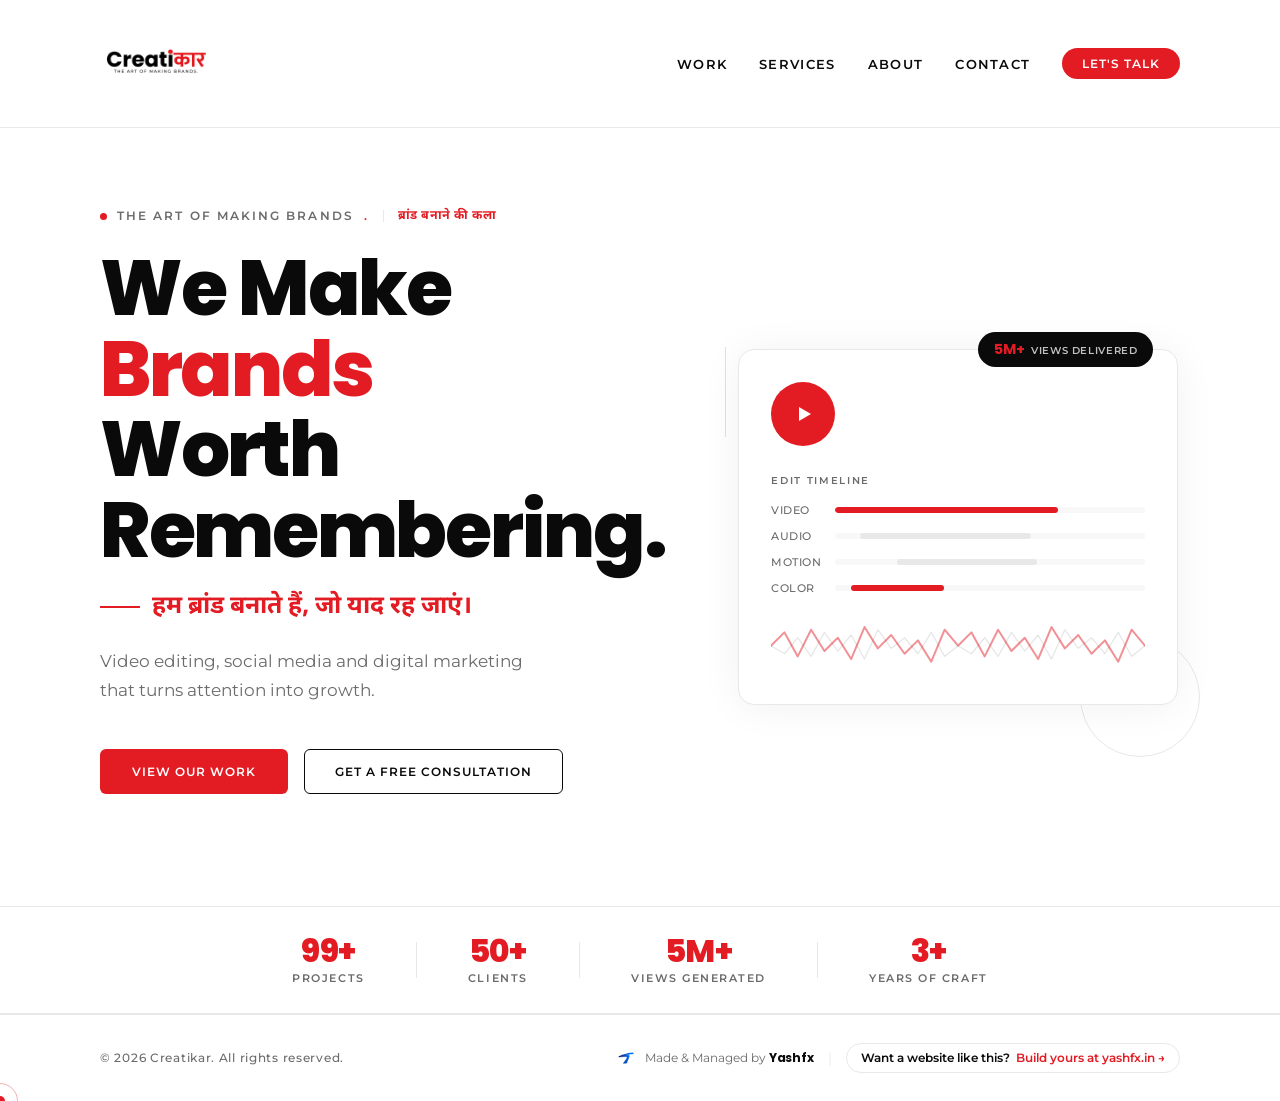
<file: index.html>
<!DOCTYPE html>
<html lang="en">
<head>
  <meta charset="UTF-8" />
  <meta name="viewport" content="width=device-width, initial-scale=1.0" />
  <title>Creatikar — The Art of Making Brands.</title>

  <!-- Google Fonts -->
  <link rel="preconnect" href="https://fonts.googleapis.com" />
  <link rel="preconnect" href="https://fonts.gstatic.com" crossorigin />
  <link
    href="https://fonts.googleapis.com/css2?family=Poppins:wght@400;600;700;800&family=Montserrat:wght@400;500;600&family=Noto+Sans+Devanagari:wght@700&display=swap"
    rel="stylesheet"
  />

  <link rel="stylesheet" href="style.css" />
  <link rel="stylesheet" href="polish.css" />
</head>
<body>

  <!-- ═══════════════════════════════ NAVBAR ═══════════════════════════════ -->
  <nav class="navbar" role="navigation" aria-label="Main navigation">
    <div class="container navbar__inner">

      <!-- Logo -->
      <a href="#" class="logo" aria-label="Creatikar home">
        <img src="logo.jpg" alt="Creatikar — The Art of Making Brands" class="logo__img" />
      </a>

      <!-- Hamburger (mobile) -->
      <button class="hamburger" id="hamburger" aria-label="Toggle menu" aria-expanded="false">
        <span></span><span></span><span></span>
      </button>

      <!-- Nav links -->
      <ul class="nav__links" id="navLinks" role="list">
        <li><a href="#work" class="nav__link">Work</a></li>
        <li><a href="services.html" class="nav__link">Services</a></li>
        <li><a href="about.html" class="nav__link">About</a></li>
        <li><a href="contact.html" class="nav__link">Contact</a></li>
        <li>
          <a href="contact.html" class="btn btn--pill">Let's Talk</a>
        </li>
      </ul>
    </div>
  </nav>

  <!-- ═══════════════════════════════ HERO ════════════════════════════════ -->
  <section class="hero" id="home" aria-label="Hero section">
    <div class="container hero__grid">

      <!-- ── LEFT COLUMN ── -->
      <div class="hero__left">

        <!-- Tag line above headline -->
        <p class="hero__eyebrow animate fade-up delay-1">
          <span class="eyebrow__dot"></span>
          The Art of Making Brands<span class="red">.</span>
          <span class="eyebrow__vline" aria-hidden="true"></span>
          <span class="eyebrow__hi" aria-label="ब्रांड बनाने की कला">ब्रांड बनाने की कला</span>
        </p>

        <!-- Main headline -->
        <h1 class="hero__headline animate fade-up delay-2">
          We Make<br />
          <span class="red">Brands</span><br />
          Worth Remembering.
        </h1>

        <!-- Hindi headline accent -->
        <p class="hero__headline-hi animate fade-up delay-2">
          <span class="hi-line" aria-hidden="true"></span>
          <span class="hero__headline-hi-text">हम ब्रांड बनाते हैं, जो याद रह जाएं।</span>
        </p>

        <!-- Sub-text -->
        <p class="hero__sub animate fade-up delay-3">
          Video editing, social media and digital marketing<br class="br--desktop" />
          that turns attention into growth.
        </p>

        <!-- CTA buttons -->
        <div class="hero__ctas animate fade-up delay-4">
          <a href="#work" class="btn btn--primary">View Our Work</a>
          <a href="#contact" class="btn btn--outline">Get a Free Consultation</a>
        </div>


      </div>

      <!-- ── RIGHT COLUMN — Visual card ── -->
      <div class="hero__right animate fade-up delay-3" aria-hidden="true">

        <!-- Floating card -->
        <div class="showcase">

          <!-- Play button circle -->
          <div class="play-btn" role="img" aria-label="Play video">
            <svg width="28" height="28" viewBox="0 0 28 28" fill="none" aria-hidden="true">
              <polygon points="10,7 22,14 10,21" fill="#FFFFFF"/>
            </svg>
          </div>

          <!-- Timeline -->
          <div class="timeline">
            <p class="timeline__label">EDIT TIMELINE</p>

            <div class="track">
              <span class="track__name">Video</span>
              <div class="track__bar-wrap">
                <div class="track__bar track__bar--red" style="width:72%"></div>
              </div>
            </div>

            <div class="track">
              <span class="track__name">Audio</span>
              <div class="track__bar-wrap">
                <div class="track__bar" style="width:55%;margin-left:8%"></div>
              </div>
            </div>

            <div class="track">
              <span class="track__name">Motion</span>
              <div class="track__bar-wrap">
                <div class="track__bar" style="width:45%;margin-left:20%"></div>
              </div>
            </div>

            <div class="track">
              <span class="track__name">Color</span>
              <div class="track__bar-wrap">
                <div class="track__bar track__bar--red" style="width:30%;margin-left:5%"></div>
              </div>
            </div>
          </div>

          <!-- Waveform decoration -->
          <div class="waveform" aria-hidden="true">
            <svg viewBox="0 0 280 40" fill="none" xmlns="http://www.w3.org/2000/svg">
              <polyline
                points="0,20 10,10 20,28 30,8 40,24 50,14 60,30 70,6 80,22 90,12 100,26 110,16 120,32 130,8 140,20 150,10 160,28 170,8 180,24 190,14 200,30 210,6 220,22 230,12 240,26 250,16 260,32 270,8 280,20"
                stroke="#E31B23" stroke-width="1.5" stroke-linecap="round" stroke-linejoin="round" opacity="0.6"
              />
              <polyline
                points="0,20 10,26 20,14 30,28 40,10 50,24 60,12 70,30 80,8 90,22 100,14 110,26 120,10 130,28 140,20 150,26 160,14 170,28 180,10 190,24 200,12 210,30 220,8 230,22 240,14 250,26 260,10 270,28 280,20"
                stroke="#0A0A0A" stroke-width="1" stroke-linecap="round" stroke-linejoin="round" opacity="0.12"
              />
            </svg>
          </div>

          <!-- Mini stat badge -->
          <div class="badge">
            <span class="badge__num">5M+</span>
            <span class="badge__txt">Views Delivered</span>
          </div>
        </div>

        <!-- Floating accent shapes -->
        <div class="shape shape--circle" aria-hidden="true"></div>
        <div class="shape shape--line"   aria-hidden="true"></div>
      </div>
    </div>
  </section>

  <!-- ═══════════════════════════════ STATS STRIP ══════════════════════════ -->
  <div class="stats-strip animate fade-up delay-5" aria-label="Agency statistics">
    <div class="container stats-strip__inner">

      <div class="stat">
        <span class="stat__num">100+</span>
        <span class="stat__label">Projects</span>
      </div>

      <div class="stat__divider" aria-hidden="true"></div>

      <div class="stat">
        <span class="stat__num">50+</span>
        <span class="stat__label">Clients</span>
      </div>

      <div class="stat__divider" aria-hidden="true"></div>

      <div class="stat">
        <span class="stat__num">5M+</span>
        <span class="stat__label">Views Generated</span>
      </div>

      <div class="stat__divider" aria-hidden="true"></div>

      <div class="stat">
        <span class="stat__num">3+</span>
        <span class="stat__label">Years of Craft</span>
      </div>

    </div>
  </div>

  <!-- ═══════════════════════════════ FOOTER ═══════════════════════════════ -->
  <footer class="site-footer" aria-label="Site footer">
    <div class="container site-footer__inner">
      <p class="site-footer__copy">&copy; 2026 Creatikar. All rights reserved.</p>
      <div class="yashfx-credit">
        <a href="https://www.yashfx.in/digital-growth" target="_blank" rel="noopener" class="yashfx-credit__brand" aria-label="Made and managed by Yashfx">
          <img src="yashfx-logo.png" alt="Yashfx logo" class="yashfx-credit__logo" />
          <span>Made &amp; Managed by <strong>Yashfx</strong></span>
        </a>
        <span class="yashfx-credit__sep" aria-hidden="true">|</span>
        <a href="https://www.yashfx.in/digital-growth" target="_blank" rel="noopener" class="yashfx-credit__cta">
          Want a website like this? <span>Build yours at yashfx.in &rarr;</span>
        </a>
      </div>
    </div>
  </footer>

  <!-- Custom cursor (desktop) -->
  <div id="cursor"      aria-hidden="true"></div>
  <div id="cursor-ring" aria-hidden="true"></div>

  <script src="script.js"></script>
</body>
</html>
</file>
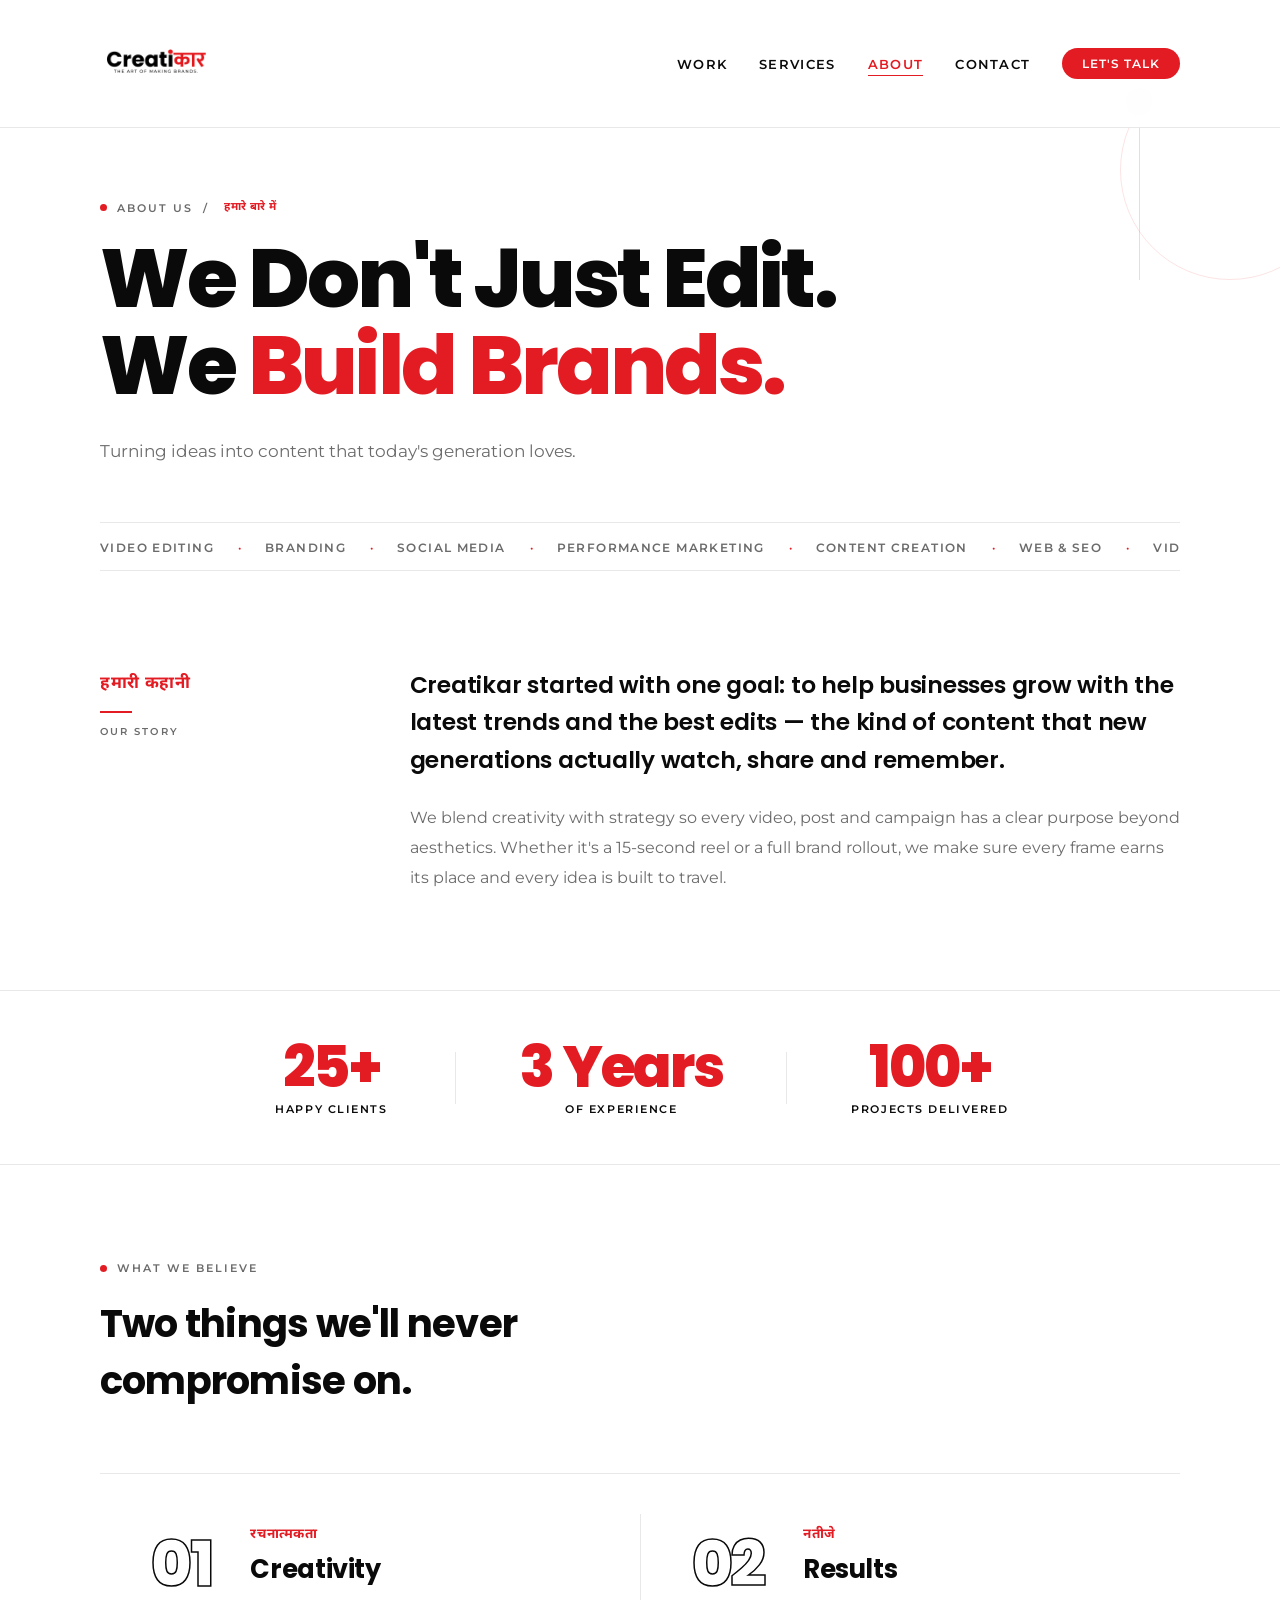
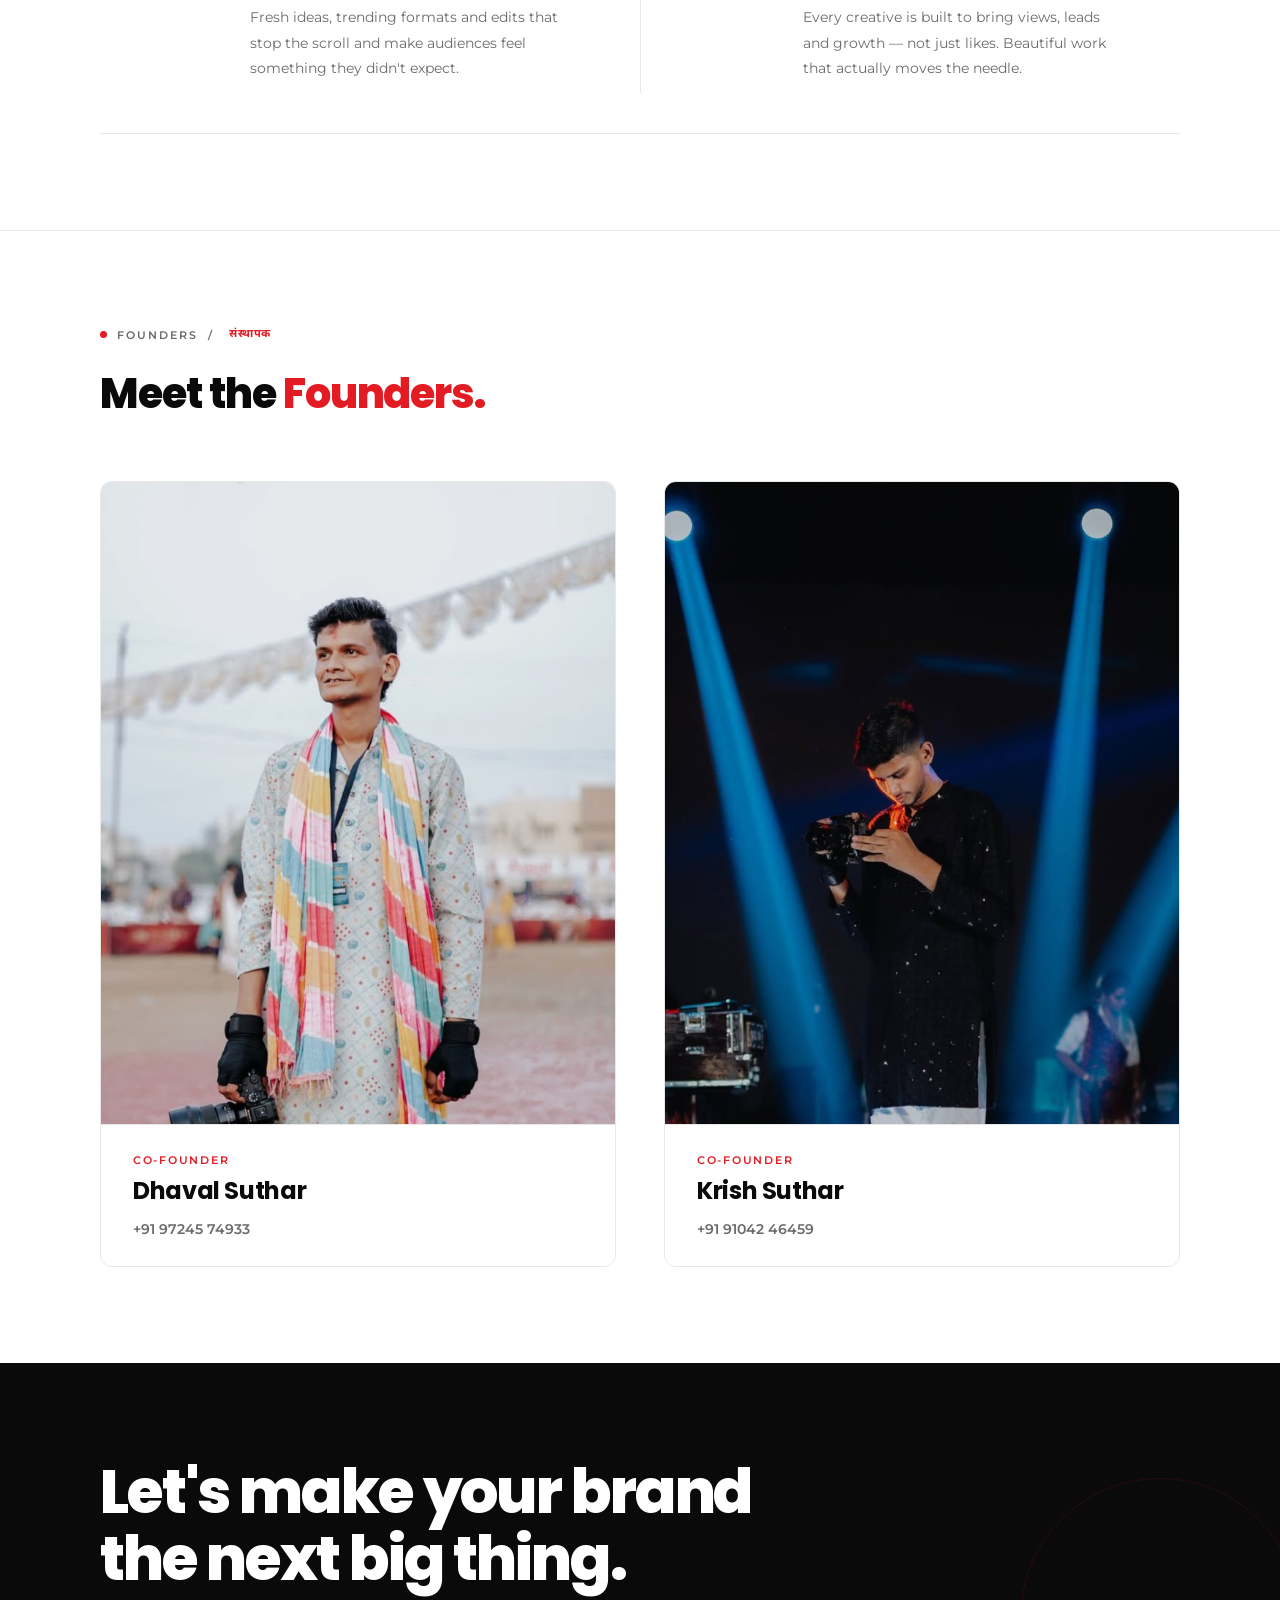
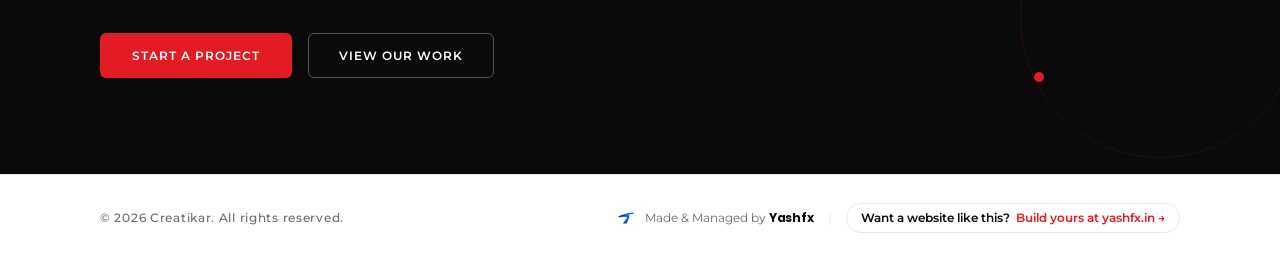
<file: about.html>
<!DOCTYPE html>
<html lang="en">
<head>
  <meta charset="UTF-8" />
  <meta name="viewport" content="width=device-width, initial-scale=1.0" />
  <title>About — Creatikar</title>

  <link rel="preconnect" href="https://fonts.googleapis.com" />
  <link rel="preconnect" href="https://fonts.gstatic.com" crossorigin />
  <link
    href="https://fonts.googleapis.com/css2?family=Poppins:wght@400;600;700;800&family=Montserrat:wght@400;500;600&family=Noto+Sans+Devanagari:wght@700&display=swap"
    rel="stylesheet"
  />

  <link rel="stylesheet" href="style.css" />
  <link rel="stylesheet" href="about.css" />
</head>
<body>

  <!-- ══════════════════ NAVBAR ══════════════════ -->
  <nav class="navbar" role="navigation" aria-label="Main navigation">
    <div class="container navbar__inner">
      <a href="index.html" class="logo" aria-label="Creatikar home">
        <img src="logo.jpg" alt="Creatikar" class="logo__img" />
      </a>

      <button class="hamburger" id="hamburger" aria-label="Toggle menu" aria-expanded="false">
        <span></span><span></span><span></span>
      </button>

      <ul class="nav__links" id="navLinks" role="list">
        <li><a href="index.html#work"    class="nav__link">Work</a></li>
        <li><a href="services.html"      class="nav__link">Services</a></li>
        <li><a href="about.html"         class="nav__link nav__link--active">About</a></li>
        <li><a href="contact.html" class="nav__link">Contact</a></li>
        <li><a href="contact.html" class="btn btn--pill">Let's Talk</a></li>
      </ul>
    </div>
  </nav>

  <!-- ══════════════════ HERO ══════════════════ -->
  <section class="abt-hero" aria-label="About hero">

    <!-- Decorative geometric shapes -->
    <div class="geo geo--circle"  aria-hidden="true"></div>
    <div class="geo geo--line"    aria-hidden="true"></div>
    <div class="geo geo--dot"     aria-hidden="true"></div>

    <div class="container abt-hero__inner">
      <div class="abt-hero__content">
        <p class="eyebrow animate fade-up delay-1">
          <span class="eyebrow__dot"></span>
          ABOUT US &nbsp;/&nbsp; <span class="deva">हमारे बारे में</span>
        </p>

        <h1 class="abt-hero__headline animate fade-up delay-2">
          We Don't Just Edit.<br />
          We <span class="red">Build Brands.</span>
        </h1>

        <p class="abt-hero__sub animate fade-up delay-3">
          Turning ideas into content that today's generation loves.
        </p>
      </div>

      <!-- Scrolling marquee strip -->
      <div class="marquee-wrap animate fade-up delay-4" aria-hidden="true">
        <div class="marquee__track">
          <span>Video Editing</span><span class="marquee__sep">·</span>
          <span>Branding</span><span class="marquee__sep">·</span>
          <span>Social Media</span><span class="marquee__sep">·</span>
          <span>Performance Marketing</span><span class="marquee__sep">·</span>
          <span>Content Creation</span><span class="marquee__sep">·</span>
          <span>Web &amp; SEO</span><span class="marquee__sep">·</span>
          <!-- repeat for seamless loop -->
          <span>Video Editing</span><span class="marquee__sep">·</span>
          <span>Branding</span><span class="marquee__sep">·</span>
          <span>Social Media</span><span class="marquee__sep">·</span>
          <span>Performance Marketing</span><span class="marquee__sep">·</span>
          <span>Content Creation</span><span class="marquee__sep">·</span>
          <span>Web &amp; SEO</span><span class="marquee__sep">·</span>
        </div>
      </div>
    </div>
  </section>

  <!-- ══════════════════ OUR STORY ══════════════════ -->
  <section class="story" aria-labelledby="story-heading">
    <div class="container story__grid">

      <!-- Left label col -->
      <div class="story__label-col animate fade-up delay-1">
        <p class="story__label">
          <span class="deva">हमारी कहानी</span>
        </p>
        <div class="story__redline"></div>
        <p class="story__sublabel">OUR STORY</p>
      </div>

      <!-- Right text col -->
      <div class="story__text animate fade-up delay-2">
        <p class="story__para story__para--lead" id="story-heading">
          Creatikar started with one goal: to help businesses grow with the latest trends and the best edits — the kind of content that new generations actually watch, share and remember.
        </p>
        <p class="story__para">
          We blend creativity with strategy so every video, post and campaign has a clear purpose beyond aesthetics. Whether it's a 15-second reel or a full brand rollout, we make sure every frame earns its place and every idea is built to travel.
        </p>
      </div>
    </div>
  </section>

  <!-- ══════════════════ NUMBERS STRIP ══════════════════ -->
  <div class="numbers-strip" aria-label="Agency statistics">
    <div class="container numbers-strip__inner">

      <div class="nstat">
        <span class="nstat__num" data-target="25" data-suffix="+">0+</span>
        <span class="nstat__label">Happy Clients</span>
      </div>

      <div class="nstat__divider" aria-hidden="true"></div>

      <div class="nstat">
        <span class="nstat__num" data-target="3" data-prefix="" data-suffix=" Years">0 Years</span>
        <span class="nstat__label">of Experience</span>
      </div>

      <div class="nstat__divider" aria-hidden="true"></div>

      <div class="nstat">
        <span class="nstat__num" data-target="100" data-suffix="+">0+</span>
        <span class="nstat__label">Projects Delivered</span>
      </div>

    </div>
  </div>

  <!-- ══════════════════ WHAT WE BELIEVE ══════════════════ -->
  <section class="values" aria-labelledby="values-heading">
    <div class="container">
      <p class="eyebrow animate fade-up delay-1">
        <span class="eyebrow__dot"></span>WHAT WE BELIEVE
      </p>
      <h2 class="values__heading animate fade-up delay-2" id="values-heading">
        Two things we'll never compromise on.
      </h2>

      <div class="values__grid animate fade-up delay-3">

        <div class="value-block" tabindex="0">
          <span class="value-block__num">01</span>
          <div class="value-block__body">
            <p class="value-block__deva deva">रचनात्मकता</p>
            <h3 class="value-block__name">Creativity</h3>
            <p class="value-block__desc">Fresh ideas, trending formats and edits that stop the scroll and make audiences feel something they didn't expect.</p>
          </div>
        </div>

        <div class="values__vline" aria-hidden="true"></div>

        <div class="value-block" tabindex="0">
          <span class="value-block__num">02</span>
          <div class="value-block__body">
            <p class="value-block__deva deva">नतीजे</p>
            <h3 class="value-block__name">Results</h3>
            <p class="value-block__desc">Every creative is built to bring views, leads and growth — not just likes. Beautiful work that actually moves the needle.</p>
          </div>
        </div>

      </div>
    </div>
  </section>


  <!-- ══════════════════ FOUNDERS ══════════════════ -->
  <section class="founders" aria-labelledby="founders-heading">
    <div class="container">

      <p class="eyebrow animate fade-up delay-1">
        <span class="eyebrow__dot"></span>
        FOUNDERS &nbsp;/&nbsp; <span class="deva">संस्थापक</span>
      </p>
      <h2 class="founders__heading animate fade-up delay-2" id="founders-heading">
        Meet the <span class="red">Founders.</span>
      </h2>

      <div class="founders__grid">

        <!-- Founder 1: Dhaval Suthar -->
        <article class="founder-card animate fade-up delay-2">
          <div class="founder-card__img-wrap">
            <img src="dhaval.jpg" alt="Dhaval Suthar — Co-Founder, Creatikar" class="founder-card__img" />
          </div>
          <div class="founder-card__meta">
            <p class="founder-card__role">Co-Founder</p>
            <h3 class="founder-card__name">Dhaval Suthar</h3>
            <a href="tel:+919724574933" class="founder-card__phone">+91 97245 74933</a>
          </div>
        </article>

        <!-- Founder 2: Krish Suthar -->
        <article class="founder-card animate fade-up delay-3">
          <div class="founder-card__img-wrap">
            <img src="krish.jpg" alt="Krish Suthar — Co-Founder, Creatikar" class="founder-card__img" />
          </div>
          <div class="founder-card__meta">
            <p class="founder-card__role">Co-Founder</p>
            <h3 class="founder-card__name">Krish Suthar</h3>
            <a href="tel:+919104246459" class="founder-card__phone">+91 91042 46459</a>
          </div>
        </article>

      </div>
    </div>
  </section>

  <!-- ══════════════════ CLOSING CTA ══════════════════ -->
  <section class="abt-cta animate fade-up delay-1" aria-label="Call to action">
    <div class="container abt-cta__inner">

      <!-- Red accent shapes inside CTA -->
      <div class="cta-geo cta-geo--circle" aria-hidden="true"></div>
      <div class="cta-geo cta-geo--dot"    aria-hidden="true"></div>

      <h2 class="abt-cta__heading">
        Let's make your brand<br />the next big thing.
      </h2>
      <div class="abt-cta__btns">
        <a href="contact.html"       class="btn btn--primary">Start a Project</a>
        <a href="index.html#work"    class="btn btn--outline btn--outline-white">View Our Work</a>
      </div>
    </div>
  </section>

  <!-- ══════════════════ FOOTER ══════════════════ -->
  <footer class="site-footer" aria-label="Site footer">
    <div class="container site-footer__inner">
      <p class="site-footer__copy">&copy; 2026 Creatikar. All rights reserved.</p>
      <div class="yashfx-credit">
        <a href="https://www.yashfx.in/digital-growth" target="_blank" rel="noopener" class="yashfx-credit__brand" aria-label="Made and managed by Yashfx">
          <img src="yashfx-logo.png" alt="Yashfx logo" class="yashfx-credit__logo" />
          <span>Made &amp; Managed by <strong>Yashfx</strong></span>
        </a>
        <span class="yashfx-credit__sep" aria-hidden="true">|</span>
        <a href="https://www.yashfx.in/digital-growth" target="_blank" rel="noopener" class="yashfx-credit__cta">
          Want a website like this? <span>Build yours at yashfx.in &rarr;</span>
        </a>
      </div>
    </div>
  </footer>

  <!-- Cursor -->
  <div id="cursor"      aria-hidden="true"></div>
  <div id="cursor-ring" aria-hidden="true"></div>

  <script src="script.js"></script>
  <script src="about.js"></script>
</body>
</html>
</file>
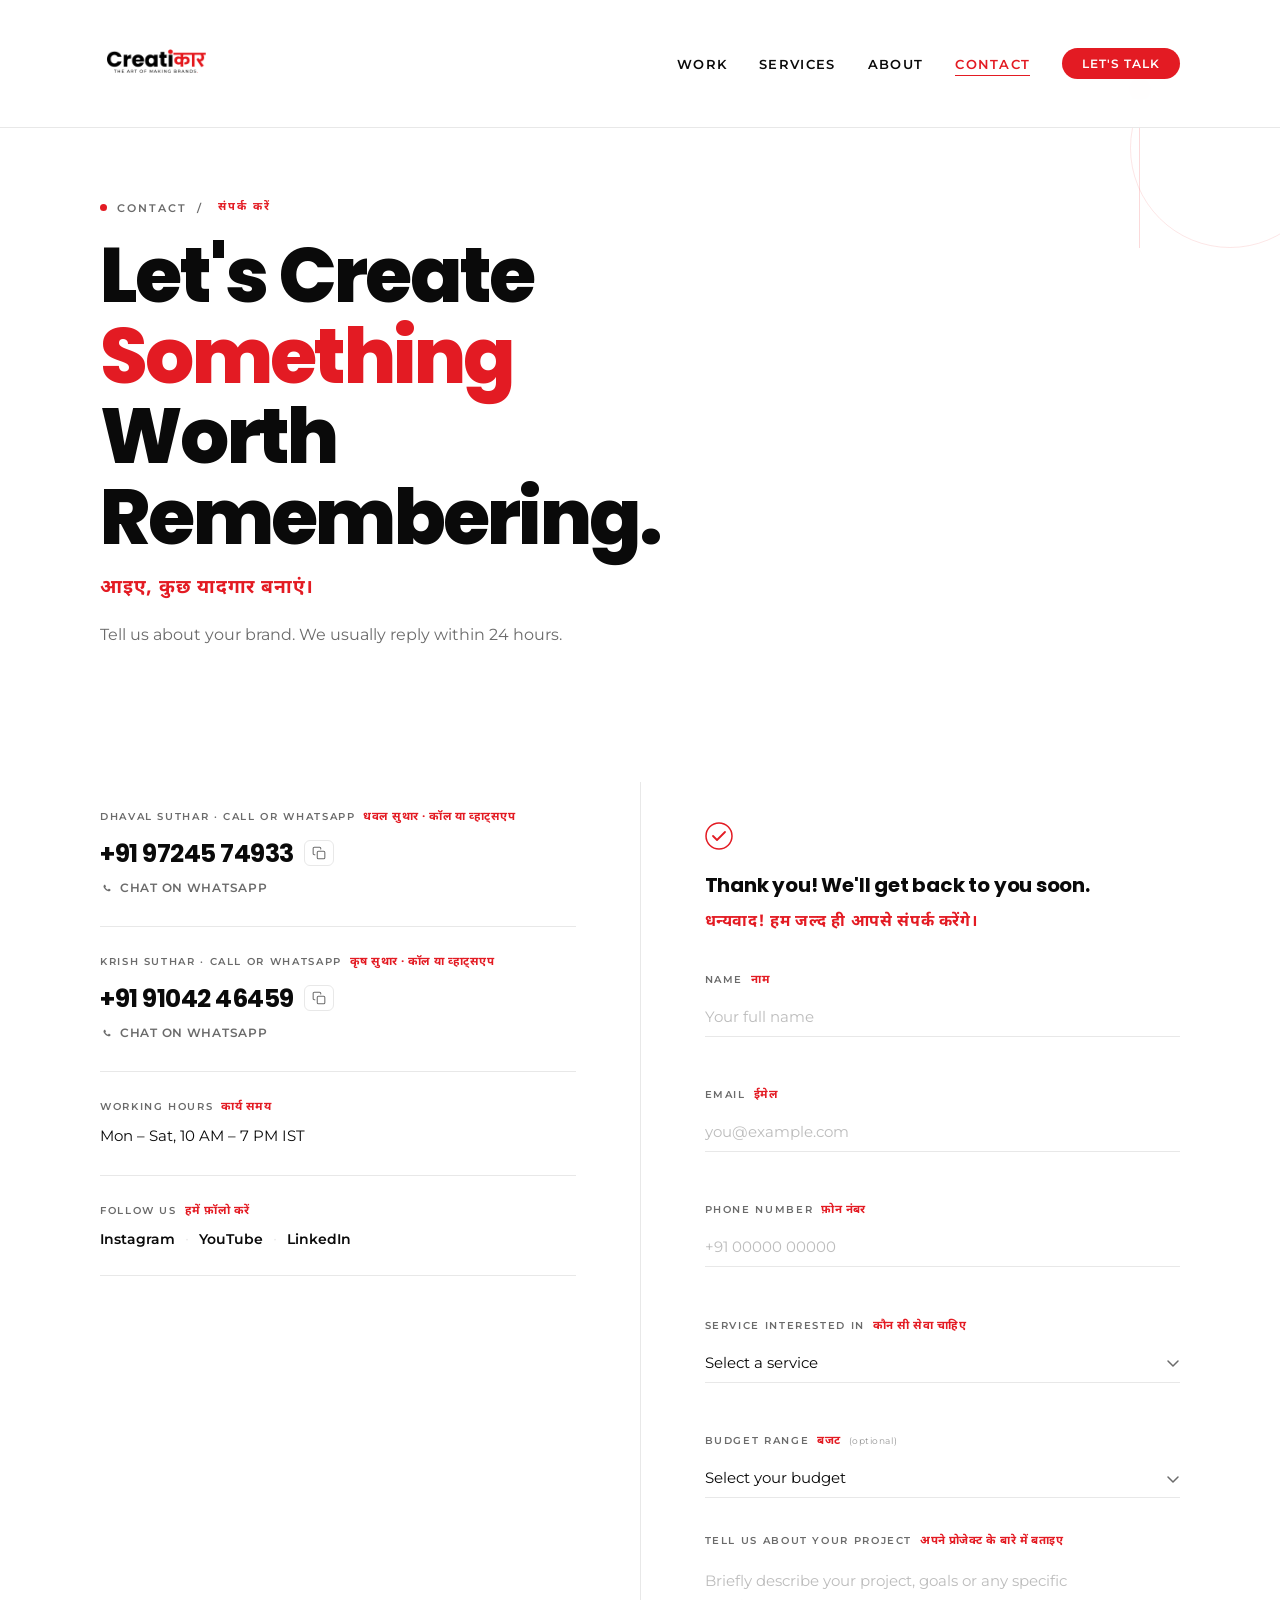
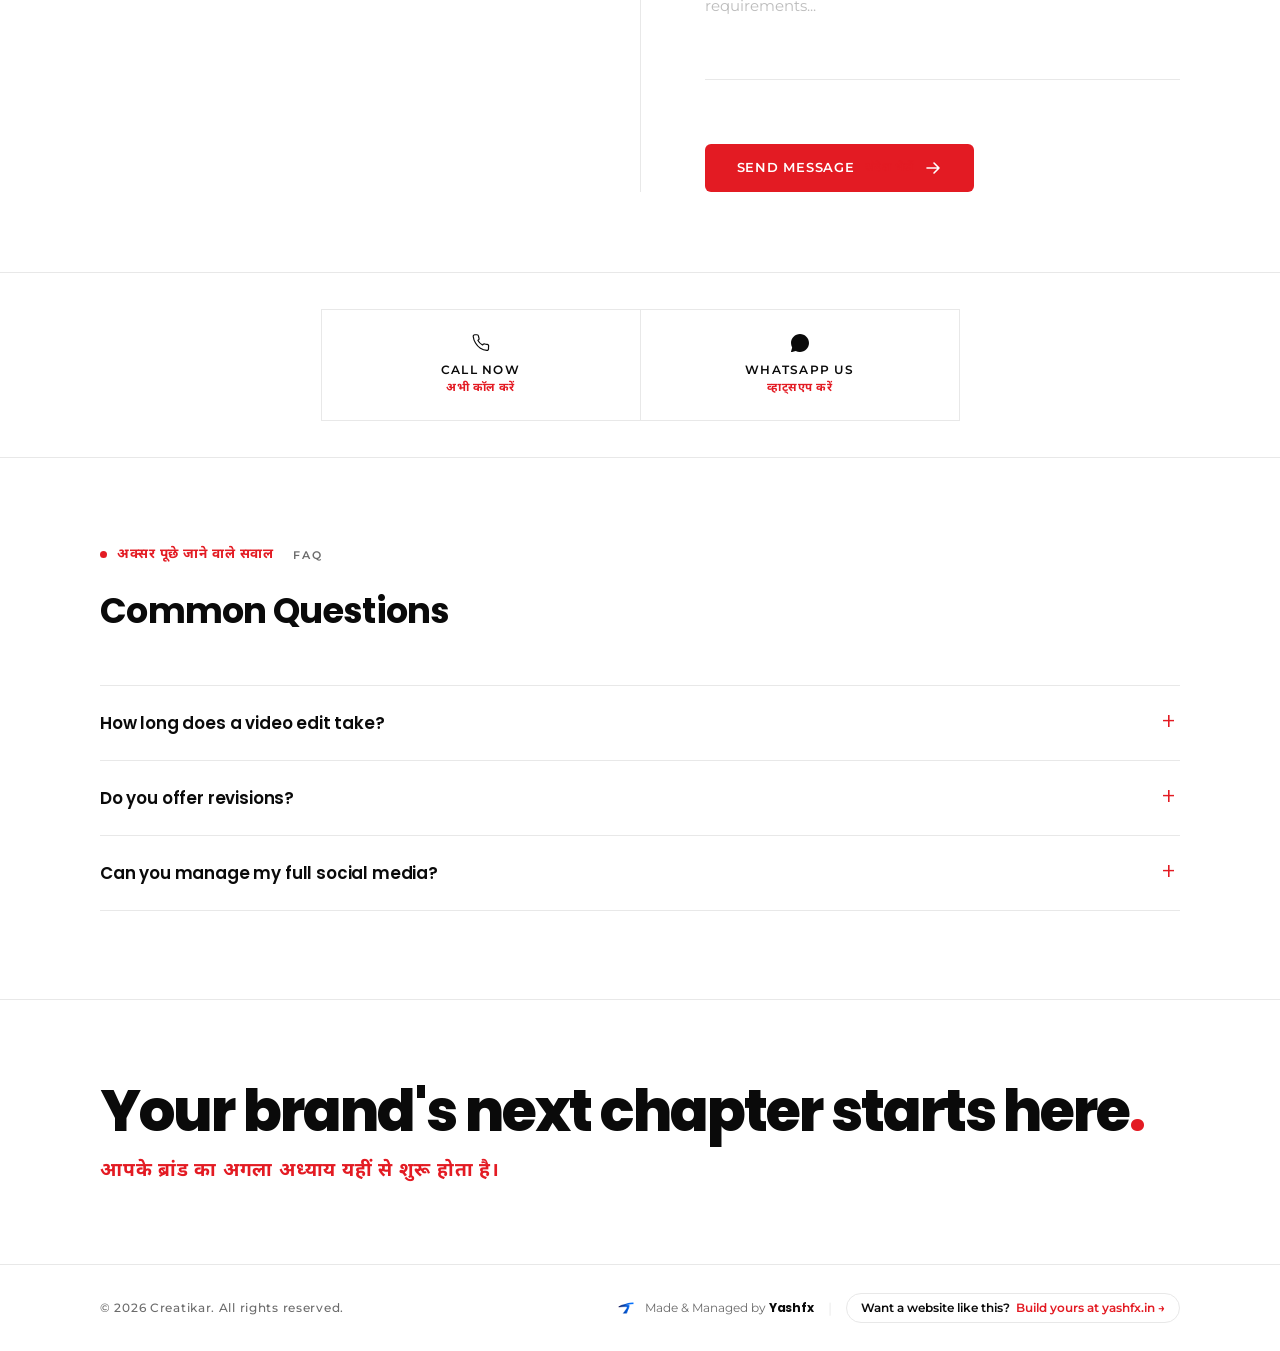
<file: contact.html>
<!DOCTYPE html>
<html lang="en">
<head>
  <meta charset="UTF-8" />
  <meta name="viewport" content="width=device-width, initial-scale=1.0" />
  <title>Contact — Creatikar</title>

  <link rel="preconnect" href="https://fonts.googleapis.com" />
  <link rel="preconnect" href="https://fonts.gstatic.com" crossorigin />
  <link
    href="https://fonts.googleapis.com/css2?family=Poppins:wght@400;600;700;800&family=Montserrat:wght@400;500;600&family=Noto+Sans+Devanagari:wght@600;700&display=swap"
    rel="stylesheet"
  />

  <link rel="stylesheet" href="style.css" />
  <link rel="stylesheet" href="contact.css" />
</head>
<body>

  <!-- ══════════════════ NAVBAR ══════════════════ -->
  <nav class="navbar" role="navigation" aria-label="Main navigation">
    <div class="container navbar__inner">
      <a href="index.html" class="logo" aria-label="Creatikar home">
        <img src="logo.jpg" alt="Creatikar" class="logo__img" />
      </a>

      <button class="hamburger" id="hamburger" aria-label="Toggle menu" aria-expanded="false">
        <span></span><span></span><span></span>
      </button>

      <ul class="nav__links" id="navLinks" role="list">
        <li><a href="index.html#work"    class="nav__link">Work</a></li>
        <li><a href="services.html"      class="nav__link">Services</a></li>
        <li><a href="about.html"         class="nav__link">About</a></li>
        <li><a href="contact.html"       class="nav__link nav__link--active">Contact</a></li>
        <li>
          <a href="#contact-form" class="btn btn--pill">Let's Talk</a>
        </li>
      </ul>
    </div>
  </nav>

  <!-- ══════════════════ HERO ══════════════════ -->
  <section class="cnt-hero" aria-label="Contact hero">

    <!-- Geo shapes -->
    <div class="geo geo--circle" aria-hidden="true"></div>
    <div class="geo geo--line"   aria-hidden="true"></div>
    <div class="geo geo--dot"    aria-hidden="true"></div>

    <div class="container cnt-hero__inner">
      <p class="eyebrow animate fade-up delay-1">
        <span class="eyebrow__dot"></span>
        CONTACT &nbsp;/&nbsp; <span class="deva">संपर्क करें</span>
      </p>

      <h1 class="cnt-hero__headline animate fade-up delay-2">
        Let's Create <span class="red">Something</span><br />Worth Remembering.
      </h1>

      <p class="cnt-hero__hindi deva animate fade-up delay-3">
        आइए, कुछ यादगार बनाएं।
      </p>

      <p class="cnt-hero__sub animate fade-up delay-4">
        Tell us about your brand. We usually reply within 24 hours.
      </p>
    </div>

    <div class="container"><div class="cnt-hero__rule animate fade-up delay-4"></div></div>
  </section>

  <!-- ══════════════════ MAIN TWO-COL ══════════════════ -->
  <section class="cnt-main" aria-label="Contact details and form">
    <div class="container cnt-main__grid">

      <!-- ── LEFT: contact details ── -->
      <div class="cnt-details animate fade-up delay-2">

        <!-- Call / WhatsApp — Dhaval Suthar -->
        <div class="detail-block">
          <div class="detail-block__label">
            <span class="label-en">DHAVAL SUTHAR · CALL OR WHATSAPP</span>
            <span class="label-hi deva">धवल सुथार · कॉल या व्हाट्सएप</span>
          </div>
          <div class="detail-block__value">
            <a href="tel:+919724574933" class="detail-link">+91 97245 74933</a>
            <button class="copy-btn" data-copy="+919724574933" aria-label="Copy Dhaval Suthar phone number">
              <svg width="14" height="14" viewBox="0 0 24 24" fill="none" stroke="currentColor" stroke-width="1.8" stroke-linecap="round" stroke-linejoin="round">
                <rect x="9" y="9" width="13" height="13" rx="2"/><path d="M5 15H4a2 2 0 0 1-2-2V4a2 2 0 0 1 2-2h9a2 2 0 0 1 2 2v1"/>
              </svg>
              <span class="copy-tooltip">
                <span class="tooltip-en">Copied!</span>
                <span class="tooltip-hi deva">कॉपी हो गया</span>
              </span>
            </button>
          </div>
          <a href="https://wa.me/919724574933" target="_blank" rel="noopener" class="wa-link">
            <svg width="14" height="14" viewBox="0 0 24 24" fill="currentColor" aria-hidden="true">
              <path d="M17.472 14.382c-.297-.149-1.758-.867-2.03-.967-.273-.099-.471-.148-.67.15-.197.297-.767.966-.94 1.164-.173.199-.347.223-.644.075-.297-.15-1.255-.463-2.39-1.475-.883-.788-1.48-1.761-1.653-2.059-.173-.297-.018-.458.13-.606.134-.133.298-.347.446-.52.149-.174.198-.298.298-.497.099-.198.05-.371-.025-.52-.075-.149-.669-1.612-.916-2.207-.242-.579-.487-.5-.669-.51-.173-.008-.371-.01-.57-.01-.198 0-.52.074-.792.372-.272.297-1.04 1.016-1.04 2.479 0 1.462 1.065 2.875 1.213 3.074.149.198 2.096 3.2 5.077 4.487.709.306 1.262.489 1.694.625.712.227 1.36.195 1.871.118.571-.085 1.758-.719 2.006-1.413.248-.694.248-1.289.173-1.413-.074-.124-.272-.198-.57-.347"/>
            </svg>
            Chat on WhatsApp
          </a>
          <div class="detail-block__line"></div>
        </div>

        <!-- Call / WhatsApp — Krish Suthar -->
        <div class="detail-block">
          <div class="detail-block__label">
            <span class="label-en">KRISH SUTHAR · CALL OR WHATSAPP</span>
            <span class="label-hi deva">कृष सुथार · कॉल या व्हाट्सएप</span>
          </div>
          <div class="detail-block__value">
            <a href="tel:+919104246459" class="detail-link">+91 91042 46459</a>
            <button class="copy-btn" data-copy="+919104246459" aria-label="Copy Krish Suthar phone number">
              <svg width="14" height="14" viewBox="0 0 24 24" fill="none" stroke="currentColor" stroke-width="1.8" stroke-linecap="round" stroke-linejoin="round">
                <rect x="9" y="9" width="13" height="13" rx="2"/><path d="M5 15H4a2 2 0 0 1-2-2V4a2 2 0 0 1 2-2h9a2 2 0 0 1 2 2v1"/>
              </svg>
              <span class="copy-tooltip">
                <span class="tooltip-en">Copied!</span>
                <span class="tooltip-hi deva">कॉपी हो गया</span>
              </span>
            </button>
          </div>
          <a href="https://wa.me/919104246459" target="_blank" rel="noopener" class="wa-link">
            <svg width="14" height="14" viewBox="0 0 24 24" fill="currentColor" aria-hidden="true">
              <path d="M17.472 14.382c-.297-.149-1.758-.867-2.03-.967-.273-.099-.471-.148-.67.15-.197.297-.767.966-.94 1.164-.173.199-.347.223-.644.075-.297-.15-1.255-.463-2.39-1.475-.883-.788-1.48-1.761-1.653-2.059-.173-.297-.018-.458.13-.606.134-.133.298-.347.446-.52.149-.174.198-.298.298-.497.099-.198.05-.371-.025-.52-.075-.149-.669-1.612-.916-2.207-.242-.579-.487-.5-.669-.51-.173-.008-.371-.01-.57-.01-.198 0-.52.074-.792.372-.272.297-1.04 1.016-1.04 2.479 0 1.462 1.065 2.875 1.213 3.074.149.198 2.096 3.2 5.077 4.487.709.306 1.262.489 1.694.625.712.227 1.36.195 1.871.118.571-.085 1.758-.719 2.006-1.413.248-.694.248-1.289.173-1.413-.074-.124-.272-.198-.57-.347"/>
            </svg>
            Chat on WhatsApp
          </a>
          <div class="detail-block__line"></div>
        </div>

        <!-- Working hours -->
        <div class="detail-block">
          <div class="detail-block__label">
            <span class="label-en">WORKING HOURS</span>
            <span class="label-hi deva">कार्य समय</span>
          </div>
          <p class="detail-text">Mon – Sat, 10 AM – 7 PM IST</p>
          <div class="detail-block__line"></div>
        </div>

        <!-- Follow us -->
        <div class="detail-block">
          <div class="detail-block__label">
            <span class="label-en">FOLLOW US</span>
            <span class="label-hi deva">हमें फ़ॉलो करें</span>
          </div>
          <div class="social-links">
            <a href="#" class="social-link" target="_blank" rel="noopener">Instagram</a>
            <span class="social-sep" aria-hidden="true">·</span>
            <a href="#" class="social-link" target="_blank" rel="noopener">YouTube</a>
            <span class="social-sep" aria-hidden="true">·</span>
            <a href="#" class="social-link" target="_blank" rel="noopener">LinkedIn</a>
          </div>
          <div class="detail-block__line"></div>
        </div>

      </div>

      <!-- Vertical divider -->
      <div class="cnt-vline" aria-hidden="true"></div>

      <!-- ── RIGHT: contact form ── -->
      <div class="cnt-form-wrap animate fade-up delay-3">

        <!-- Success message (hidden until submit) -->
        <div class="form-success" id="formSuccess" role="alert" aria-live="polite" hidden>
          <div class="form-success__icon">
            <svg width="28" height="28" viewBox="0 0 28 28" fill="none">
              <circle cx="14" cy="14" r="13" stroke="#E31B23" stroke-width="1.5"/>
              <path d="M8 14l4 4 8-8" stroke="#E31B23" stroke-width="1.8" stroke-linecap="round" stroke-linejoin="round"/>
            </svg>
          </div>
          <p class="form-success__en">Thank you! We'll get back to you soon.</p>
          <p class="form-success__hi deva">धन्यवाद! हम जल्द ही आपसे संपर्क करेंगे<span class="red">।</span></p>
        </div>

        <form
          class="cnt-form"
          id="contactForm"
          action="https://formspree.io/f/YOUR_FORM_ID"
          method="POST"
          novalidate
        >

          <!-- Name -->
          <div class="field-group">
            <label class="field-label" for="name">
              Name <span class="field-label__hi deva">नाम</span>
            </label>
            <input
              class="field-input"
              type="text"
              id="name"
              name="name"
              placeholder="Your full name"
              autocomplete="name"
              required
            />
            <span class="field-error" id="nameErr" role="alert"></span>
          </div>

          <!-- Email -->
          <div class="field-group">
            <label class="field-label" for="email">
              Email <span class="field-label__hi deva">ईमेल</span>
            </label>
            <input
              class="field-input"
              type="email"
              id="email"
              name="email"
              placeholder="you@example.com"
              autocomplete="email"
              required
            />
            <span class="field-error" id="emailErr" role="alert"></span>
          </div>

          <!-- Phone -->
          <div class="field-group">
            <label class="field-label" for="phone">
              Phone Number <span class="field-label__hi deva">फ़ोन नंबर</span>
            </label>
            <input
              class="field-input"
              type="tel"
              id="phone"
              name="phone"
              placeholder="+91 00000 00000"
              autocomplete="tel"
              pattern="[+\d\s\-]{7,15}"
              required
            />
            <span class="field-error" id="phoneErr" role="alert"></span>
          </div>

          <!-- Service dropdown -->
          <div class="field-group">
            <label class="field-label" for="service">
              Service Interested In <span class="field-label__hi deva">कौन सी सेवा चाहिए</span>
            </label>
            <div class="select-wrap">
              <select class="field-input field-select" id="service" name="service" required>
                <option value="" disabled selected>Select a service</option>
                <option value="Video Editing">Video Editing</option>
                <option value="Social Media Management">Social Media Management</option>
                <option value="Performance Marketing">Performance Marketing</option>
                <option value="Branding & Identity">Branding &amp; Identity</option>
                <option value="Content Creation">Content Creation</option>
                <option value="Website & SEO">Website &amp; SEO</option>
              </select>
              <svg class="select-arrow" width="14" height="14" viewBox="0 0 14 14" fill="none" aria-hidden="true">
                <path d="M2 5l5 5 5-5" stroke="#6B6B6B" stroke-width="1.5" stroke-linecap="round" stroke-linejoin="round"/>
              </svg>
            </div>
            <span class="field-error" id="serviceErr" role="alert"></span>
          </div>

          <!-- Budget dropdown -->
          <div class="field-group">
            <label class="field-label" for="budget">
              Budget Range <span class="field-label__hi deva">बजट</span>
              <span class="optional-tag">(optional)</span>
            </label>
            <div class="select-wrap">
              <select class="field-input field-select" id="budget" name="budget">
                <option value="" disabled selected>Select your budget</option>
                <option value="Under ₹10k">Under ₹10,000</option>
                <option value="₹10k–₹25k">₹10,000 – ₹25,000</option>
                <option value="₹25k–₹50k">₹25,000 – ₹50,000</option>
                <option value="₹50k–₹1L">₹50,000 – ₹1,00,000</option>
                <option value="₹1L+">₹1,00,000+</option>
              </select>
              <svg class="select-arrow" width="14" height="14" viewBox="0 0 14 14" fill="none" aria-hidden="true">
                <path d="M2 5l5 5 5-5" stroke="#6B6B6B" stroke-width="1.5" stroke-linecap="round" stroke-linejoin="round"/>
              </svg>
            </div>
          </div>

          <!-- Project description -->
          <div class="field-group">
            <label class="field-label" for="message">
              Tell us about your project
              <span class="field-label__hi deva">अपने प्रोजेक्ट के बारे में बताइए</span>
            </label>
            <textarea
              class="field-input field-textarea"
              id="message"
              name="message"
              placeholder="Briefly describe your project, goals or any specific requirements..."
              rows="4"
              required
            ></textarea>
            <span class="field-error" id="msgErr" role="alert"></span>
          </div>

          <!-- Submit -->
          <button type="submit" class="btn btn--primary form-submit" id="submitBtn">
            <span class="submit-en">Send Message</span>
            <span class="submit-hi deva">संदेश भेजें</span>
            <svg class="submit-arrow" width="18" height="18" viewBox="0 0 18 18" fill="none" aria-hidden="true">
              <path d="M3 9h12M10 4l5 5-5 5" stroke="currentColor" stroke-width="1.6" stroke-linecap="round" stroke-linejoin="round"/>
            </svg>
          </button>

        </form>
      </div>

    </div>
  </section>

  <!-- ══════════════════ QUICK-ACTION STRIP ══════════════════ -->
  <div class="quick-strip animate fade-up delay-1" aria-label="Quick contact actions">
    <div class="container quick-strip__inner">

      <a href="tel:+919724574933" class="quick-btn">
        <svg width="18" height="18" viewBox="0 0 24 24" fill="none" stroke="currentColor" stroke-width="1.6" stroke-linecap="round" stroke-linejoin="round" aria-hidden="true">
          <path d="M22 16.92v3a2 2 0 0 1-2.18 2 19.79 19.79 0 0 1-8.63-3.07A19.5 19.5 0 0 1 4.69 12 19.79 19.79 0 0 1 1.63 3.36 2 2 0 0 1 3.62 1h3a2 2 0 0 1 2 1.72 12.84 12.84 0 0 0 .7 2.81 2 2 0 0 1-.45 2.11L7.91 8.6a16 16 0 0 0 6.06 6.06l.96-.96a2 2 0 0 1 2.11-.45 12.84 12.84 0 0 0 2.81.7A2 2 0 0 1 22 16.92z"/>
        </svg>
        <span class="quick-btn__en">Call Now</span>
        <span class="quick-btn__hi deva">अभी कॉल करें</span>
      </a>

      <a href="https://wa.me/919724574933" target="_blank" rel="noopener" class="quick-btn">
        <svg width="18" height="18" viewBox="0 0 24 24" fill="currentColor" aria-hidden="true">
          <path d="M17.472 14.382c-.297-.149-1.758-.867-2.03-.967-.273-.099-.471-.148-.67.15-.197.297-.767.966-.94 1.164-.173.199-.347.223-.644.075-.297-.15-1.255-.463-2.39-1.475-.883-.788-1.48-1.761-1.653-2.059-.173-.297-.018-.458.13-.606.134-.133.298-.347.446-.52.149-.174.198-.298.298-.497.099-.198.05-.371-.025-.52-.075-.149-.669-1.612-.916-2.207-.242-.579-.487-.5-.669-.51-.173-.008-.371-.01-.57-.01-.198 0-.52.074-.792.372-.272.297-1.04 1.016-1.04 2.479 0 1.462 1.065 2.875 1.213 3.074.149.198 2.096 3.2 5.077 4.487.709.306 1.262.489 1.694.625.712.227 1.36.195 1.871.118.571-.085 1.758-.719 2.006-1.413.248-.694.248-1.289.173-1.413-.074-.124-.272-.198-.57-.347M12 0C5.373 0 0 5.373 0 12c0 2.127.558 4.126 1.528 5.855L.057 23.215a.75.75 0 0 0 .916.917l5.356-1.472A11.944 11.944 0 0 0 12 24c6.627 0 12-5.373 12-12S18.627 0 12 0"/>
        </svg>
        <span class="quick-btn__en">WhatsApp Us</span>
        <span class="quick-btn__hi deva">व्हाट्सएप करें</span>
      </a>

    </div>
  </div>

  <!-- ══════════════════ FAQ ══════════════════ -->
  <section class="faq" aria-labelledby="faq-heading">
    <div class="container">

      <p class="eyebrow animate fade-up delay-1">
        <span class="eyebrow__dot"></span>
        <span class="deva faq-deva">अक्सर पूछे जाने वाले सवाल</span>
        &nbsp; FAQ
      </p>

      <h2 class="faq__heading animate fade-up delay-2" id="faq-heading">
        Common Questions
      </h2>

      <div class="faq__list animate fade-up delay-3" role="list">

        <div class="faq-item" role="listitem">
          <button class="faq-item__q" aria-expanded="false" aria-controls="faq1">
            How long does a video edit take?
            <span class="faq-icon" aria-hidden="true">+</span>
          </button>
          <div class="faq-item__a" id="faq1" role="region" hidden>
            <p>Turnaround depends on complexity — a standard reel or short-form edit is usually delivered within 2–4 business days. Longer formats like YouTube videos or corporate films typically take 5–7 days. Rush delivery is available on request.</p>
          </div>
        </div>

        <div class="faq-item" role="listitem">
          <button class="faq-item__q" aria-expanded="false" aria-controls="faq2">
            Do you offer revisions?
            <span class="faq-icon" aria-hidden="true">+</span>
          </button>
          <div class="faq-item__a" id="faq2" role="region" hidden>
            <p>Yes. Every project includes two rounds of revisions as standard. Additional revision rounds can be added based on your package. We aim to get it right quickly, so we'll ask all the right questions before we start editing.</p>
          </div>
        </div>

        <div class="faq-item" role="listitem">
          <button class="faq-item__q" aria-expanded="false" aria-controls="faq3">
            Can you manage my full social media?
            <span class="faq-icon" aria-hidden="true">+</span>
          </button>
          <div class="faq-item__a" id="faq3" role="region" hidden>
            <p>Absolutely. Our Social Media Management service covers everything — content strategy, post creation, scheduling, community management and monthly analytics reporting. We handle your presence so you can focus on running your business.</p>
          </div>
        </div>

      </div>
    </div>
  </section>

  <!-- ══════════════════ CLOSING BAND ══════════════════ -->
  <section class="closing-band animate fade-up delay-1" aria-label="Closing statement">
    <div class="container closing-band__inner">
      <h2 class="closing-band__text">
        Your brand's next chapter starts here<span class="red">.</span>
      </h2>
      <p class="closing-band__hindi deva">
        आपके ब्रांड का अगला अध्याय यहीं से शुरू होता है।
      </p>
    </div>
  </section>

  <!-- ══════════════════ FOOTER ══════════════════ -->
  <footer class="site-footer" aria-label="Site footer">
    <div class="container site-footer__inner">
      <p class="site-footer__copy">&copy; 2026 Creatikar. All rights reserved.</p>
      <div class="yashfx-credit">
        <a href="https://www.yashfx.in/digital-growth" target="_blank" rel="noopener" class="yashfx-credit__brand" aria-label="Made and managed by Yashfx">
          <img src="yashfx-logo.png" alt="Yashfx logo" class="yashfx-credit__logo" />
          <span>Made &amp; Managed by <strong>Yashfx</strong></span>
        </a>
        <span class="yashfx-credit__sep" aria-hidden="true">|</span>
        <a href="https://www.yashfx.in/digital-growth" target="_blank" rel="noopener" class="yashfx-credit__cta">
          Want a website like this? <span>Build yours at yashfx.in &rarr;</span>
        </a>
      </div>
    </div>
  </footer>

  <!-- Cursor -->
  <div id="cursor"      aria-hidden="true"></div>
  <div id="cursor-ring" aria-hidden="true"></div>

  <script src="script.js"></script>
  <script src="contact.js"></script>
</body>
</html>
</file>
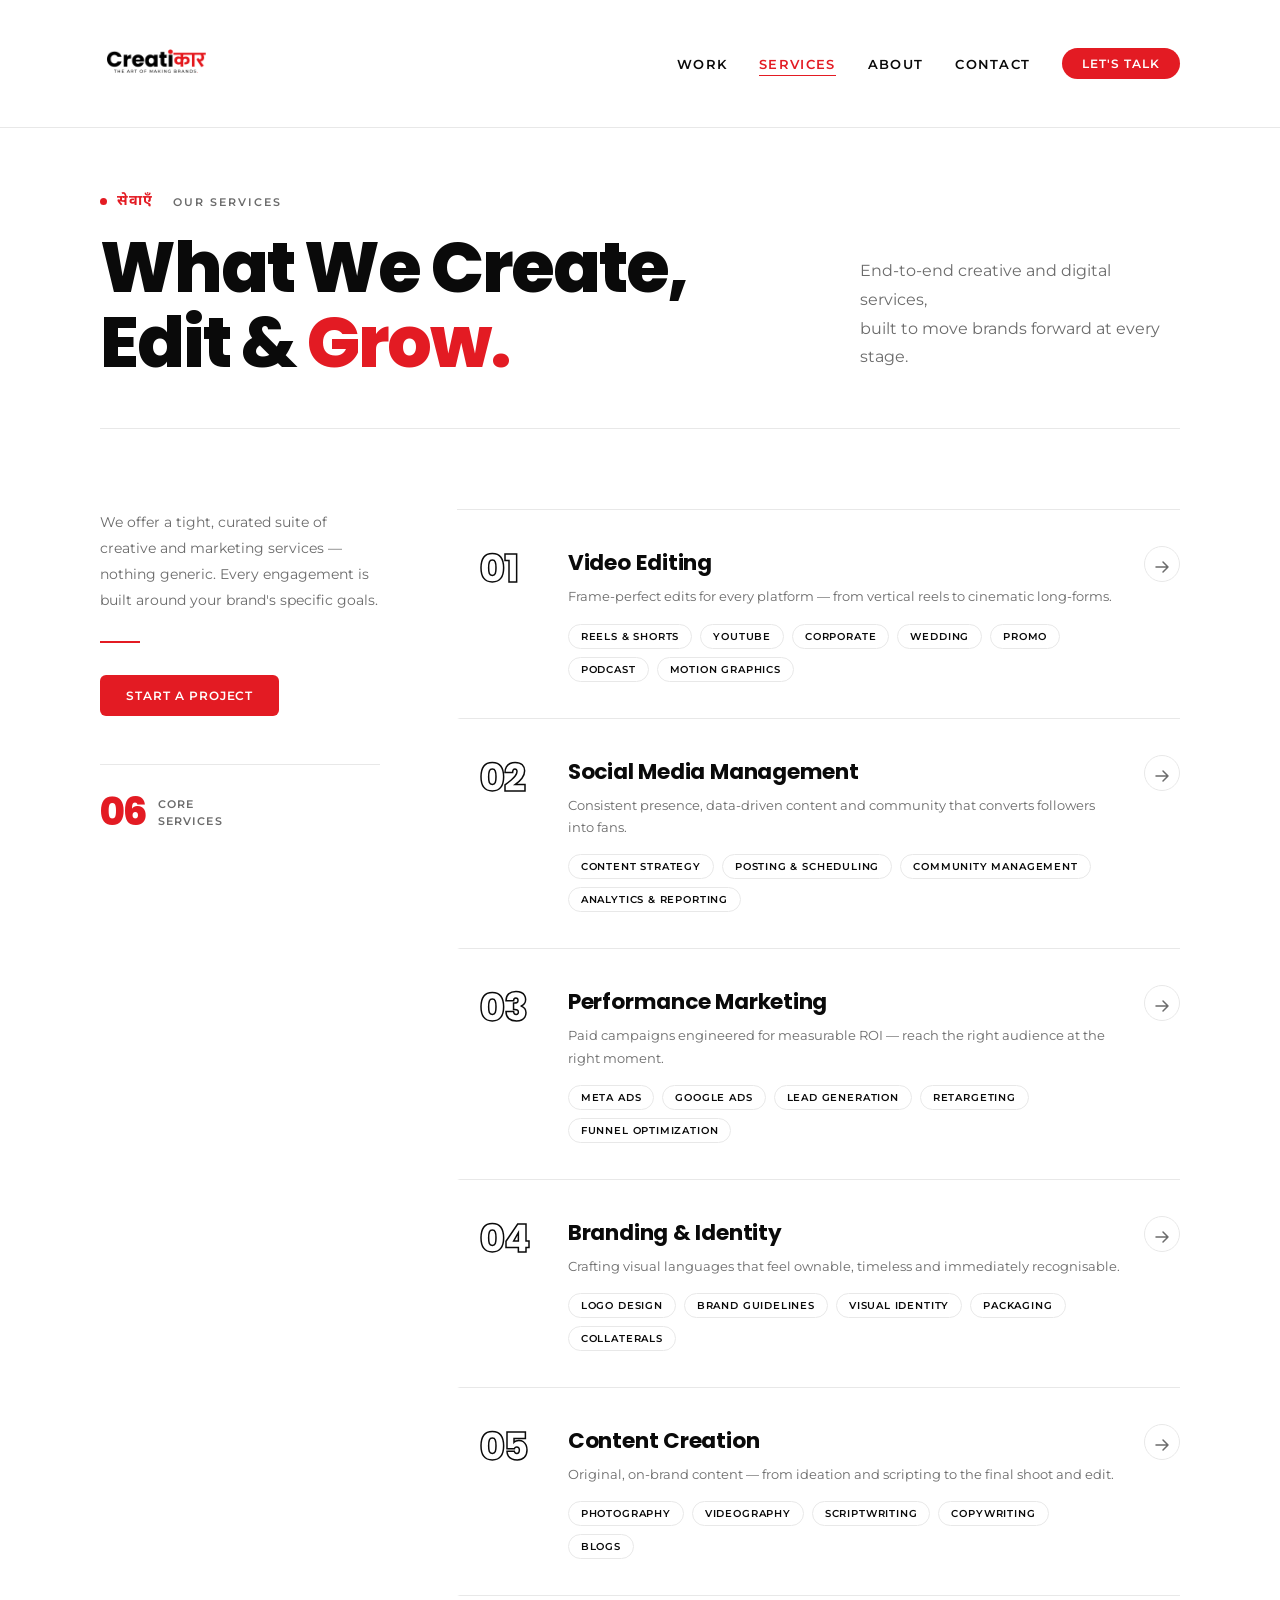
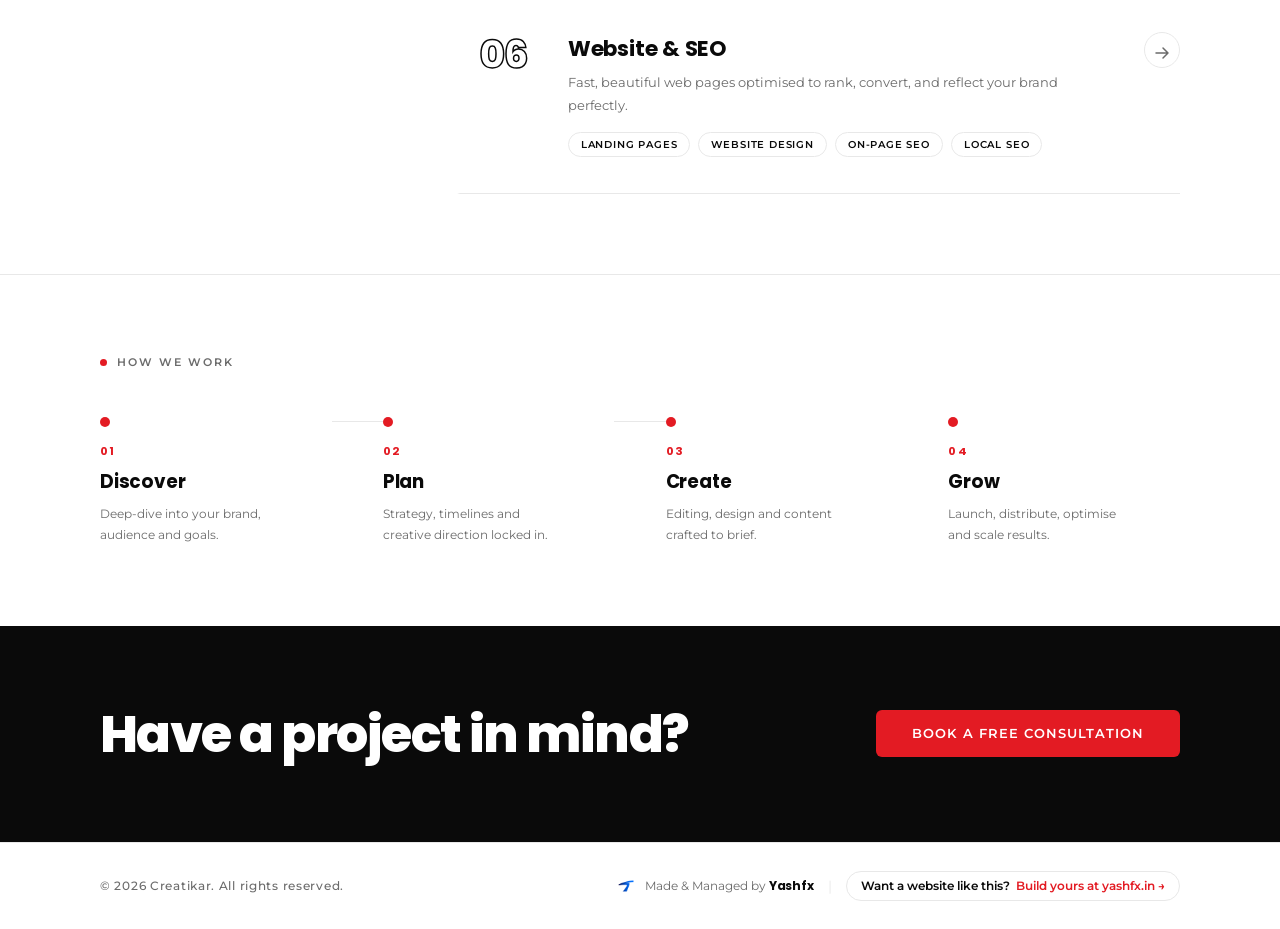
<file: services.html>
<!DOCTYPE html>
<html lang="en">
<head>
  <meta charset="UTF-8" />
  <meta name="viewport" content="width=device-width, initial-scale=1.0" />
  <title>Services — Creatikar</title>

  <link rel="preconnect" href="https://fonts.googleapis.com" />
  <link rel="preconnect" href="https://fonts.gstatic.com" crossorigin />
  <link
    href="https://fonts.googleapis.com/css2?family=Poppins:wght@400;600;700;800&family=Montserrat:wght@400;500;600&family=Noto+Sans+Devanagari:wght@700&display=swap"
    rel="stylesheet"
  />

  <link rel="stylesheet" href="style.css" />
  <link rel="stylesheet" href="services.css" />
</head>
<body>

  <!-- ══════════════════ NAVBAR ══════════════════ -->
  <nav class="navbar" role="navigation" aria-label="Main navigation">
    <div class="container navbar__inner">
      <a href="index.html" class="logo" aria-label="Creatikar home">
        <img src="logo.jpg" alt="Creatikar" class="logo__img" />
      </a>

      <button class="hamburger" id="hamburger" aria-label="Toggle menu" aria-expanded="false">
        <span></span><span></span><span></span>
      </button>

      <ul class="nav__links" id="navLinks" role="list">
        <li><a href="index.html#work"     class="nav__link">Work</a></li>
        <li><a href="services.html"       class="nav__link nav__link--active">Services</a></li>
        <li><a href="about.html"         class="nav__link">About</a></li>
        <li><a href="contact.html"  class="nav__link">Contact</a></li>
        <li><a href="contact.html"  class="btn btn--pill">Let's Talk</a></li>
      </ul>
    </div>
  </nav>

  <!-- ══════════════════ HERO ══════════════════ -->
  <section class="svc-hero" aria-label="Services hero">
    <div class="container svc-hero__inner">
      <div class="svc-hero__left">
        <p class="svc-hero__label animate fade-up delay-1">
          <span class="eyebrow__dot"></span>
          <span class="deva">सेवाएँ</span>&nbsp;&nbsp;OUR SERVICES
        </p>
        <h1 class="svc-hero__headline animate fade-up delay-2">
          What We Create,<br />Edit &amp; <span class="red">Grow.</span>
        </h1>
      </div>
      <p class="svc-hero__sub animate fade-up delay-3">
        End-to-end creative and digital services,<br class="br--desktop" />
        built to move brands forward at every stage.
      </p>
    </div>
    <!-- Thin decorative horizontal rule -->
    <div class="container"><div class="svc-hero__rule animate fade-up delay-4"></div></div>
  </section>

  <!-- ══════════════════ SERVICES EDITORIAL ══════════════════ -->
  <section class="svc-main" aria-label="Services list">
    <div class="container svc-main__grid">

      <!-- ── LEFT sticky column ── -->
      <aside class="svc-sidebar animate fade-up delay-2">
        <p class="svc-sidebar__intro">
          We offer a tight, curated suite of creative and marketing services — nothing generic. Every engagement is built around your brand's specific goals.
        </p>
        <div class="svc-sidebar__line"></div>
        <a href="index.html#contact" class="btn btn--primary svc-sidebar__cta">Start a Project</a>

        <!-- Floating service count -->
        <div class="svc-sidebar__count">
          <span class="count-num red">06</span>
          <span class="count-txt">Core<br/>Services</span>
        </div>
      </aside>

      <!-- ── RIGHT service rows ── -->
      <div class="svc-list" role="list">

        <!-- 01 -->
        <article class="svc-row animate fade-up delay-2" role="listitem" tabindex="0">
          <div class="svc-row__left">
            <span class="svc-row__num" aria-hidden="true">01</span>
            <div class="svc-row__body">
              <div class="svc-row__top">
                <h2 class="svc-row__name">Video Editing</h2>
                <p class="svc-row__desc">Frame-perfect edits for every platform — from vertical reels to cinematic long-forms.</p>
              </div>
              <ul class="svc-tags" aria-label="Sub-services">
                <li class="tag">Reels &amp; Shorts</li>
                <li class="tag">YouTube</li>
                <li class="tag">Corporate</li>
                <li class="tag">Wedding</li>
                <li class="tag">Promo</li>
                <li class="tag">Podcast</li>
                <li class="tag">Motion Graphics</li>
              </ul>
            </div>
          </div>
          <div class="svc-row__arrow" aria-hidden="true">
            <svg width="20" height="20" viewBox="0 0 20 20" fill="none">
              <path d="M4 10h12M11 5l5 5-5 5" stroke="currentColor" stroke-width="1.5" stroke-linecap="round" stroke-linejoin="round"/>
            </svg>
          </div>
        </article>

        <!-- 02 -->
        <article class="svc-row animate fade-up delay-3" role="listitem" tabindex="0">
          <div class="svc-row__left">
            <span class="svc-row__num" aria-hidden="true">02</span>
            <div class="svc-row__body">
              <div class="svc-row__top">
                <h2 class="svc-row__name">Social Media Management</h2>
                <p class="svc-row__desc">Consistent presence, data-driven content and community that converts followers into fans.</p>
              </div>
              <ul class="svc-tags" aria-label="Sub-services">
                <li class="tag">Content Strategy</li>
                <li class="tag">Posting &amp; Scheduling</li>
                <li class="tag">Community Management</li>
                <li class="tag">Analytics &amp; Reporting</li>
              </ul>
            </div>
          </div>
          <div class="svc-row__arrow" aria-hidden="true">
            <svg width="20" height="20" viewBox="0 0 20 20" fill="none">
              <path d="M4 10h12M11 5l5 5-5 5" stroke="currentColor" stroke-width="1.5" stroke-linecap="round" stroke-linejoin="round"/>
            </svg>
          </div>
        </article>

        <!-- 03 -->
        <article class="svc-row animate fade-up delay-2" role="listitem" tabindex="0">
          <div class="svc-row__left">
            <span class="svc-row__num" aria-hidden="true">03</span>
            <div class="svc-row__body">
              <div class="svc-row__top">
                <h2 class="svc-row__name">Performance Marketing</h2>
                <p class="svc-row__desc">Paid campaigns engineered for measurable ROI — reach the right audience at the right moment.</p>
              </div>
              <ul class="svc-tags" aria-label="Sub-services">
                <li class="tag">Meta Ads</li>
                <li class="tag">Google Ads</li>
                <li class="tag">Lead Generation</li>
                <li class="tag">Retargeting</li>
                <li class="tag">Funnel Optimization</li>
              </ul>
            </div>
          </div>
          <div class="svc-row__arrow" aria-hidden="true">
            <svg width="20" height="20" viewBox="0 0 20 20" fill="none">
              <path d="M4 10h12M11 5l5 5-5 5" stroke="currentColor" stroke-width="1.5" stroke-linecap="round" stroke-linejoin="round"/>
            </svg>
          </div>
        </article>

        <!-- 04 -->
        <article class="svc-row animate fade-up delay-3" role="listitem" tabindex="0">
          <div class="svc-row__left">
            <span class="svc-row__num" aria-hidden="true">04</span>
            <div class="svc-row__body">
              <div class="svc-row__top">
                <h2 class="svc-row__name">Branding &amp; Identity</h2>
                <p class="svc-row__desc">Crafting visual languages that feel ownable, timeless and immediately recognisable.</p>
              </div>
              <ul class="svc-tags" aria-label="Sub-services">
                <li class="tag">Logo Design</li>
                <li class="tag">Brand Guidelines</li>
                <li class="tag">Visual Identity</li>
                <li class="tag">Packaging</li>
                <li class="tag">Collaterals</li>
              </ul>
            </div>
          </div>
          <div class="svc-row__arrow" aria-hidden="true">
            <svg width="20" height="20" viewBox="0 0 20 20" fill="none">
              <path d="M4 10h12M11 5l5 5-5 5" stroke="currentColor" stroke-width="1.5" stroke-linecap="round" stroke-linejoin="round"/>
            </svg>
          </div>
        </article>

        <!-- 05 -->
        <article class="svc-row animate fade-up delay-2" role="listitem" tabindex="0">
          <div class="svc-row__left">
            <span class="svc-row__num" aria-hidden="true">05</span>
            <div class="svc-row__body">
              <div class="svc-row__top">
                <h2 class="svc-row__name">Content Creation</h2>
                <p class="svc-row__desc">Original, on-brand content — from ideation and scripting to the final shoot and edit.</p>
              </div>
              <ul class="svc-tags" aria-label="Sub-services">
                <li class="tag">Photography</li>
                <li class="tag">Videography</li>
                <li class="tag">Scriptwriting</li>
                <li class="tag">Copywriting</li>
                <li class="tag">Blogs</li>
              </ul>
            </div>
          </div>
          <div class="svc-row__arrow" aria-hidden="true">
            <svg width="20" height="20" viewBox="0 0 20 20" fill="none">
              <path d="M4 10h12M11 5l5 5-5 5" stroke="currentColor" stroke-width="1.5" stroke-linecap="round" stroke-linejoin="round"/>
            </svg>
          </div>
        </article>

        <!-- 06 -->
        <article class="svc-row animate fade-up delay-3" role="listitem" tabindex="0">
          <div class="svc-row__left">
            <span class="svc-row__num" aria-hidden="true">06</span>
            <div class="svc-row__body">
              <div class="svc-row__top">
                <h2 class="svc-row__name">Website &amp; SEO</h2>
                <p class="svc-row__desc">Fast, beautiful web pages optimised to rank, convert, and reflect your brand perfectly.</p>
              </div>
              <ul class="svc-tags" aria-label="Sub-services">
                <li class="tag">Landing Pages</li>
                <li class="tag">Website Design</li>
                <li class="tag">On-page SEO</li>
                <li class="tag">Local SEO</li>
              </ul>
            </div>
          </div>
          <div class="svc-row__arrow" aria-hidden="true">
            <svg width="20" height="20" viewBox="0 0 20 20" fill="none">
              <path d="M4 10h12M11 5l5 5-5 5" stroke="currentColor" stroke-width="1.5" stroke-linecap="round" stroke-linejoin="round"/>
            </svg>
          </div>
        </article>

      </div><!-- /svc-list -->
    </div><!-- /svc-main__grid -->
  </section>

  <!-- ══════════════════ PROCESS STRIP ══════════════════ -->
  <section class="process" aria-label="Our process">
    <div class="container">
      <p class="process__label animate fade-up delay-1">
        <span class="eyebrow__dot"></span>HOW WE WORK
      </p>
      <div class="process__track animate fade-up delay-2">

        <div class="process__step">
          <div class="process__dot"></div>
          <span class="process__num red">01</span>
          <strong class="process__name">Discover</strong>
          <p class="process__detail">Deep-dive into your brand, audience and goals.</p>
        </div>

        <div class="process__connector" aria-hidden="true"></div>

        <div class="process__step">
          <div class="process__dot"></div>
          <span class="process__num red">02</span>
          <strong class="process__name">Plan</strong>
          <p class="process__detail">Strategy, timelines and creative direction locked in.</p>
        </div>

        <div class="process__connector" aria-hidden="true"></div>

        <div class="process__step">
          <div class="process__dot"></div>
          <span class="process__num red">03</span>
          <strong class="process__name">Create</strong>
          <p class="process__detail">Editing, design and content crafted to brief.</p>
        </div>

        <div class="process__connector" aria-hidden="true"></div>

        <div class="process__step">
          <div class="process__dot"></div>
          <span class="process__num red">04</span>
          <strong class="process__name">Grow</strong>
          <p class="process__detail">Launch, distribute, optimise and scale results.</p>
        </div>

      </div>
    </div>
  </section>

  <!-- ══════════════════ CTA BAND ══════════════════ -->
  <section class="cta-band animate fade-up delay-1" aria-label="Call to action">
    <div class="container cta-band__inner">
      <h2 class="cta-band__heading">Have a project in mind?</h2>
      <a href="index.html#contact" class="btn btn--primary cta-band__btn">Book a Free Consultation</a>
    </div>
  </section>

  <!-- ══════════════════ FOOTER ══════════════════ -->
  <footer class="site-footer" aria-label="Site footer">
    <div class="container site-footer__inner">
      <p class="site-footer__copy">&copy; 2026 Creatikar. All rights reserved.</p>
      <div class="yashfx-credit">
        <a href="https://www.yashfx.in/digital-growth" target="_blank" rel="noopener" class="yashfx-credit__brand" aria-label="Made and managed by Yashfx">
          <img src="yashfx-logo.png" alt="Yashfx logo" class="yashfx-credit__logo" />
          <span>Made &amp; Managed by <strong>Yashfx</strong></span>
        </a>
        <span class="yashfx-credit__sep" aria-hidden="true">|</span>
        <a href="https://www.yashfx.in/digital-growth" target="_blank" rel="noopener" class="yashfx-credit__cta">
          Want a website like this? <span>Build yours at yashfx.in &rarr;</span>
        </a>
      </div>
    </div>
  </footer>

  <!-- Cursor -->
  <div id="cursor"      aria-hidden="true"></div>
  <div id="cursor-ring" aria-hidden="true"></div>

  <script src="script.js"></script>
  <script src="services.js"></script>
</body>
</html>
</file>
<file: style.css>
/* ═══════════════════════════════════════════════════════════
   CREATIKAR — Hero Page Stylesheet
   Color palette as CSS custom properties (easy to change)
═══════════════════════════════════════════════════════════ */

/* ── Design Tokens ─────────────────────────────────────── */
:root {
  --red:        #E31B23;
  --white:      #FFFFFF;
  --black:      #0A0A0A;
  --grey:       #6B6B6B;
  --border:     #E8E8E8;
  --surface:    #F8F8F8;

  --font-head:  'Poppins', sans-serif;
  --font-body:  'Montserrat', sans-serif;
  --font-deva:  'Noto Sans Devanagari', sans-serif;

  --max-w:      1200px;
  --nav-h:      128px;
  --radius:     6px;
  --transition: 240ms cubic-bezier(.4,0,.2,1);
}

/* ── Reset & Base ───────────────────────────────────────── */
*, *::before, *::after { box-sizing: border-box; margin: 0; padding: 0; }

html { scroll-behavior: smooth; }

body {
  font-family: var(--font-body);
  background: var(--white);
  color: var(--black);
  -webkit-font-smoothing: antialiased;
  overflow-x: hidden;
}

img, svg { display: block; max-width: 100%; }
ul { list-style: none; }
a { text-decoration: none; color: inherit; }

/* ── Utility ────────────────────────────────────────────── */
.red { color: var(--red); }

.container {
  width: 100%;
  max-width: var(--max-w);
  margin-inline: auto;
  padding-inline: clamp(20px, 5vw, 60px);
}

/* ═══════════════════════════════════════════════════════════
   NAVBAR
═══════════════════════════════════════════════════════════ */
.navbar {
  position: fixed;
  inset-block-start: 0;
  inset-inline: 0;
  z-index: 100;
  height: var(--nav-h);
  background: rgba(255,255,255,0.92);
  backdrop-filter: blur(12px);
  border-bottom: 1px solid var(--border);
}

.navbar__inner {
  display: flex;
  align-items: center;
  justify-content: space-between;
  height: 100%;
}

/* Logo */
.logo {
  display: flex;
  align-items: center;
  transition: opacity var(--transition);
  flex-shrink: 0;
}
.logo:hover { opacity: .72; }

.logo__img {
  height: 112px;         /* 2× the previous 56px — full logo visible, no crop */
  width: auto;
  object-fit: contain;
  display: block;
  mix-blend-mode: multiply;
}

/* Nav links */
.nav__links {
  display: flex;
  align-items: center;
  gap: clamp(16px, 2.5vw, 36px);
}

.nav__link {
  font-family: var(--font-body);
  font-size: .82rem;
  font-weight: 600;
  text-transform: uppercase;
  letter-spacing: .10em;
  color: var(--black);
  position: relative;
  padding-block-end: 2px;
}

/* Red underline slide on hover */
.nav__link::after {
  content: '';
  position: absolute;
  bottom: -2px; left: 0;
  width: 0; height: 1.5px;
  background: var(--red);
  transition: width var(--transition);
}
.nav__link:hover::after { width: 100%; }
.nav__link:hover { color: var(--red); }

/* ── Buttons ────────────────────────────────────────────── */
.btn {
  font-family: var(--font-body);
  font-size: .78rem;
  font-weight: 600;
  letter-spacing: .08em;
  text-transform: uppercase;
  cursor: pointer;
  border: none;
  display: inline-flex;
  align-items: center;
  gap: 8px;
  transition: transform var(--transition), box-shadow var(--transition), background var(--transition), color var(--transition);
}

.btn:hover { transform: translateY(-2px); }
.btn:active { transform: translateY(0); }

/* Pill button (nav) */
.btn--pill {
  padding: 8px 20px;
  border-radius: 100px;
  background: var(--red);
  color: var(--white);
  font-size: .75rem;
}
.btn--pill:hover {
  background: #c41019;
  box-shadow: 0 6px 20px rgba(227,27,35,.25);
}

/* Primary solid */
.btn--primary {
  padding: 15px 32px;
  border-radius: var(--radius);
  background: var(--red);
  color: var(--white);
}
.btn--primary:hover {
  background: #c41019;
  box-shadow: 0 8px 24px rgba(227,27,35,.28);
}

/* Secondary outlined */
.btn--outline {
  padding: 14px 30px;
  border-radius: var(--radius);
  border: 1.5px solid var(--black);
  color: var(--black);
  background: transparent;
}
.btn--outline:hover {
  border-color: var(--red);
  color: var(--red);
  box-shadow: 0 6px 20px rgba(10,10,10,.08);
}

/* ── Hamburger (mobile) ─────────────────────────────────── */
.hamburger {
  display: none;
  flex-direction: column;
  gap: 5px;
  background: none;
  border: none;
  cursor: pointer;
  padding: 4px;
}
.hamburger span {
  display: block;
  width: 24px; height: 2px;
  background: var(--black);
  border-radius: 2px;
  transition: transform var(--transition), opacity var(--transition);
}
.hamburger.open span:nth-child(1) { transform: translateY(7px) rotate(45deg); }
.hamburger.open span:nth-child(2) { opacity: 0; }
.hamburger.open span:nth-child(3) { transform: translateY(-7px) rotate(-45deg); }

/* ═══════════════════════════════════════════════════════════
   HERO
═══════════════════════════════════════════════════════════ */
.hero {
  padding-block-start: calc(var(--nav-h) + 80px);
  padding-block-end: 60px;
  min-height: 100svh;
  display: flex;
  align-items: center;
}

.hero__grid {
  display: grid;
  grid-template-columns: 1fr 1fr;
  gap: clamp(40px, 6vw, 96px);
  align-items: center;
}

/* ── Left ── */
.hero__left { max-width: 560px; }

.hero__eyebrow {
  font-family: var(--font-body);
  font-size: .72rem;
  font-weight: 600;
  letter-spacing: .18em;
  text-transform: uppercase;
  color: var(--grey);
  display: flex;
  align-items: center;
  gap: 10px;
  margin-block-end: 24px;
}

.eyebrow__dot {
  display: inline-block;
  width: 7px; height: 7px;
  border-radius: 50%;
  background: var(--red);
  flex-shrink: 0;
}

.eyebrow__vline {
  display: inline-block;
  width: 1px;
  height: 12px;
  background: var(--border);
  margin-inline: 4px;
}

.eyebrow__hi {
  font-family: var(--font-deva);
  color: var(--red);
  font-weight: 700;
  font-size: .78rem;
  letter-spacing: .04em;
  text-transform: none;
}

.hero__headline {
  font-family: var(--font-head);
  font-size: clamp(2.8rem, 6vw, 5rem);
  font-weight: 800;
  line-height: 1.05;
  letter-spacing: -0.03em;
  color: var(--black);
  margin-block-end: 20px;
}

.hero__headline-hi {
  display: flex;
  align-items: center;
  gap: 12px;
  font-family: var(--font-deva);
  font-size: clamp(1.2rem, 2.2vw, 1.55rem);
  font-weight: 700;
  color: var(--red);
  margin-block-end: 24px;
}

.hero__headline-hi .hi-line {
  display: inline-block;
  width: 40px;
  height: 2px;
  background: var(--red);
  flex-shrink: 0;
}

.hero__sub {
  font-size: clamp(.88rem, 1.6vw, 1.05rem);
  line-height: 1.75;
  color: var(--grey);
  margin-block-end: 44px;
  max-width: 440px;
}

.hero__ctas {
  display: flex;
  flex-wrap: wrap;
  gap: 16px;
  margin-block-end: 52px;
}

.hero__deva {
  font-family: var(--font-deva);
  font-weight: 700;
  font-size: 1.05rem;
  color: var(--red);
  letter-spacing: .04em;
  opacity: .55;
}

/* ── Right — Showcase card ─────────────────────────────── */
.hero__right {
  position: relative;
  display: flex;
  justify-content: center;
  align-items: center;
  min-height: 400px;
}

.showcase {
  width: 100%;
  max-width: 440px;
  background: var(--white);
  border: 1px solid var(--border);
  border-radius: 16px;
  padding: 32px;
  position: relative;
  box-shadow: 0 2px 40px rgba(10,10,10,.06);
}

/* Play button */
.play-btn {
  width: 64px; height: 64px;
  border-radius: 50%;
  background: var(--red);
  display: flex;
  align-items: center;
  justify-content: center;
  margin-block-end: 28px;
  cursor: pointer;
  transition: transform var(--transition), box-shadow var(--transition);
}
.play-btn:hover {
  transform: scale(1.08);
  box-shadow: 0 8px 28px rgba(227,27,35,.32);
}

/* Timeline inside card */
.timeline { }

.timeline__label {
  font-family: var(--font-body);
  font-size: .65rem;
  font-weight: 600;
  letter-spacing: .16em;
  text-transform: uppercase;
  color: var(--grey);
  margin-block-end: 16px;
}

.track {
  display: grid;
  grid-template-columns: 52px 1fr;
  align-items: center;
  gap: 12px;
  margin-block-end: 12px;
}

.track__name {
  font-family: var(--font-body);
  font-size: .68rem;
  font-weight: 500;
  color: var(--grey);
  letter-spacing: .04em;
  text-transform: uppercase;
}

.track__bar-wrap {
  height: 6px;
  background: var(--surface);
  border-radius: 100px;
  overflow: hidden;
}

.track__bar {
  height: 100%;
  background: var(--border);
  border-radius: 100px;
  transition: width 1s ease;
}

.track__bar--red { background: var(--red); }

/* Waveform */
.waveform {
  margin-block-start: 24px;
  opacity: .8;
}
.waveform svg { width: 100%; }

/* Badge */
.badge {
  position: absolute;
  top: -18px; right: 24px;
  background: var(--black);
  color: var(--white);
  border-radius: 100px;
  padding: 7px 16px;
  display: flex;
  align-items: baseline;
  gap: 6px;
}
.badge__num {
  font-family: var(--font-head);
  font-size: .9rem;
  font-weight: 700;
  color: var(--red);
}
.badge__txt {
  font-family: var(--font-body);
  font-size: .65rem;
  font-weight: 600;
  letter-spacing: .06em;
  text-transform: uppercase;
  color: rgba(255,255,255,.75);
}

/* Floating accent shapes */
.shape {
  position: absolute;
  pointer-events: none;
}
.shape--circle {
  width: 120px; height: 120px;
  border-radius: 50%;
  border: 1.5px solid var(--border);
  bottom: -30px; right: -20px;
  z-index: -1;
}
.shape--line {
  width: 1px; height: 90px;
  background: var(--red);
  top: 20px; left: -12px;
  opacity: .18;
}

/* ═══════════════════════════════════════════════════════════
   STATS STRIP
═══════════════════════════════════════════════════════════ */
.stats-strip {
  border-top: 1px solid var(--border);
  border-bottom: 1px solid var(--border);
  padding-block: 28px;
}

.stats-strip__inner {
  display: flex;
  align-items: center;
  justify-content: center;
  gap: clamp(20px, 4vw, 64px);
  flex-wrap: wrap;
}

.stat {
  display: flex;
  flex-direction: column;
  align-items: center;
  gap: 4px;
}

.stat__num {
  font-family: var(--font-head);
  font-size: clamp(1.4rem, 3vw, 2rem);
  font-weight: 800;
  color: var(--red);
  letter-spacing: -0.02em;
  line-height: 1;
}

.stat__label {
  font-family: var(--font-body);
  font-size: .68rem;
  font-weight: 600;
  letter-spacing: .14em;
  text-transform: uppercase;
  color: var(--grey);
}

.stat__divider {
  width: 1px;
  height: 36px;
  background: var(--border);
}

/* ═══════════════════════════════════════════════════════════
   ANIMATION — fade-up on load
═══════════════════════════════════════════════════════════ */
.animate {
  opacity: 0;
  transform: translateY(24px);
  transition: opacity .6s ease, transform .6s ease;
}
.animate.visible {
  opacity: 1;
  transform: translateY(0);
}

.delay-1 { transition-delay: .05s; }
.delay-2 { transition-delay: .15s; }
.delay-3 { transition-delay: .28s; }
.delay-4 { transition-delay: .42s; }
.delay-5 { transition-delay: .58s; }

/* ═══════════════════════════════════════════════════════════
   RESPONSIVE — Tablet (≤ 900px)
═══════════════════════════════════════════════════════════ */
@media (max-width: 900px) {

  .hero__grid {
    grid-template-columns: 1fr;
    gap: 56px;
  }

  .hero__left { max-width: 100%; }

  .hero__right { min-height: auto; }

  .showcase { max-width: 100%; }

  .shape--circle { bottom: -20px; right: 0; }

  .stat__divider:nth-child(4) { display: none; }

  .br--desktop { display: none; }
}

/* ═══════════════════════════════════════════════════════════
   RESPONSIVE — Mobile (≤ 600px)
═══════════════════════════════════════════════════════════ */
@media (max-width: 600px) {

  :root { --nav-h: 96px; }

  /* Hamburger visible */
  .hamburger { display: flex; }

  /* Nav links hidden by default, shown when open */
  .nav__links {
    display: none;
    flex-direction: column;
    position: absolute;
    inset-block-start: var(--nav-h);
    inset-inline: 0;
    background: var(--white);
    border-bottom: 1px solid var(--border);
    padding: 20px clamp(20px, 5vw, 60px) 28px;
    gap: 20px;
    align-items: flex-start;
    box-shadow: 0 8px 24px rgba(10,10,10,.06);
  }

  .nav__links.open { display: flex; }

  .hero {
    padding-block-start: calc(var(--nav-h) + 44px);
    padding-block-end: 40px;
    min-height: auto;
  }

  .hero__headline {
    font-size: clamp(2.2rem, 10vw, 3rem);
  }

  .hero__ctas {
    flex-direction: column;
    gap: 12px;
  }

  .btn--primary, .btn--outline {
    width: 100%;
    justify-content: center;
  }

  .stats-strip__inner {
    gap: 16px;
  }

  .stat__divider { display: none; }

  .badge { top: -14px; right: 16px; }

  .shape { display: none; }
}

/* ═══════════════════════════════════════════════════════════
   SITE FOOTER — Made & Managed by Yashfx
═══════════════════════════════════════════════════════════ */
.site-footer {
  background: var(--white);
  border-top: 1px solid var(--border);
  padding-block: 28px;
}

.site-footer__inner {
  display: flex;
  align-items: center;
  justify-content: space-between;
  gap: 20px;
  flex-wrap: wrap;
}

.site-footer__copy {
  font-family: var(--font-body);
  font-size: .74rem;
  font-weight: 500;
  letter-spacing: .06em;
  color: var(--grey);
}

.yashfx-credit {
  display: flex;
  align-items: center;
  gap: 14px;
  flex-wrap: wrap;
}

.yashfx-credit__brand {
  display: inline-flex;
  align-items: center;
  gap: 8px;
  font-family: var(--font-body);
  font-size: .76rem;
  color: var(--grey);
}

.yashfx-credit__logo {
  height: 22px;
  width: auto;
  object-fit: contain;
  display: block;
}

.yashfx-credit__brand strong {
  font-family: var(--font-head);
  font-weight: 700;
  color: var(--black);
  letter-spacing: -0.01em;
}

.yashfx-credit__sep {
  color: var(--border);
  font-size: .9rem;
}

.yashfx-credit__cta {
  display: inline-flex;
  align-items: center;
  gap: 6px;
  font-family: var(--font-body);
  font-size: .74rem;
  font-weight: 600;
  color: var(--black);
  padding: 7px 14px;
  border: 1px solid var(--border);
  border-radius: 100px;
  transition: border-color var(--transition), color var(--transition), background var(--transition), transform var(--transition);
}

.yashfx-credit__cta span {
  color: var(--red);
  transition: color var(--transition);
}

.yashfx-credit__cta:hover {
  background: var(--black);
  border-color: var(--black);
  color: var(--white);
  transform: translateY(-1px);
}

.yashfx-credit__cta:hover span {
  color: var(--white);
}

@media (max-width: 768px) {
  .site-footer__inner {
    flex-direction: column;
    align-items: flex-start;
    gap: 14px;
  }

  .yashfx-credit {
    gap: 10px;
  }

  .yashfx-credit__sep {
    display: none;
  }
}
</file>
<file: polish.css>
/* ═══════════════════════════════════════════════════════════
   CREATIKAR — Additional UI polish
   Kept separate so style.css stays layout-focused
═══════════════════════════════════════════════════════════ */

/* Subtle outline on focus for accessibility */
*:focus-visible {
  outline: 2px solid var(--red);
  outline-offset: 3px;
  border-radius: 3px;
}

/* ── Scrollbar (WebKit) ─────────────────────────────────── */
::-webkit-scrollbar { width: 6px; }
::-webkit-scrollbar-track { background: var(--white); }
::-webkit-scrollbar-thumb { background: var(--border); border-radius: 3px; }
::-webkit-scrollbar-thumb:hover { background: var(--red); }

/* ── Selection ──────────────────────────────────────────── */
::selection { background: var(--red); color: var(--white); }

/* ── Navbar scroll shadow ───────────────────────────────── */
.navbar.scrolled {
  box-shadow: 0 1px 24px rgba(10,10,10,.08);
}

/* ── Play button pulse ──────────────────────────────────── */
.play-btn::before {
  content: '';
  position: absolute;
  width: 64px; height: 64px;
  border-radius: 50%;
  border: 1px solid var(--red);
  opacity: 0;
  transform: scale(1);
  animation: pulse 2.4s ease-out infinite;
}

@keyframes pulse {
  0%   { opacity: .5; transform: scale(1);   }
  100% { opacity: 0;  transform: scale(1.85); }
}

/* ── Timeline bar animate in ────────────────────────────── */
.track__bar {
  animation: barGrow 1.2s cubic-bezier(.4,0,.2,1) both;
  animation-delay: .8s;
}

@keyframes barGrow {
  from { transform: scaleX(0); transform-origin: left; }
  to   { transform: scaleX(1); transform-origin: left; }
}

/* ── Cursor dot (desktop only) ──────────────────────────── */
@media (pointer: fine) {
  body { cursor: none; }

  #cursor {
    width: 10px; height: 10px;
    border-radius: 50%;
    background: var(--red);
    position: fixed;
    pointer-events: none;
    z-index: 9999;
    mix-blend-mode: multiply;
    transition: transform .15s ease, opacity .15s ease;
    transform: translate(-50%, -50%);
  }

  #cursor-ring {
    width: 36px; height: 36px;
    border-radius: 50%;
    border: 1.5px solid var(--red);
    position: fixed;
    pointer-events: none;
    z-index: 9998;
    opacity: .35;
    transform: translate(-50%, -50%);
    transition: width .25s ease, height .25s ease, opacity .25s ease,
                left .08s linear, top .08s linear;
  }

  a:hover ~ #cursor,
  button:hover ~ #cursor { transform: translate(-50%, -50%) scale(2.2); }
}
</file>
<file: about.css>
/* ═══════════════════════════════════════════════════════════
   CREATIKAR — about.css
   Page-specific styles; inherits tokens from style.css
═══════════════════════════════════════════════════════════ */

/* ── Active nav state ───────────────────────────────────── */
.nav__link--active { color: var(--red); }
.nav__link--active::after { width: 100%; }

/* ── Shared eyebrow label ────────────────────────────────── */
.eyebrow {
  font-family: var(--font-body);
  font-size: .7rem;
  font-weight: 600;
  letter-spacing: .18em;
  text-transform: uppercase;
  color: var(--grey);
  display: flex;
  align-items: center;
  gap: 10px;
  margin-block-end: 20px;
}

/* Devanagari red accent */
.deva {
  font-family: var(--font-deva);
  color: var(--red);
  font-weight: 700;
  font-size: inherit;
  letter-spacing: .04em;
}

/* ═══════════════════════════════════════════════════════════
   HERO
═══════════════════════════════════════════════════════════ */
.abt-hero {
  position: relative;
  padding-block-start: calc(var(--nav-h) + 72px);
  padding-block-end: 0;
  overflow: hidden;
}

/* ── Geometric decoration ────────────────────────────────── */
.geo {
  position: absolute;
  pointer-events: none;
  z-index: 0;
}

.geo--circle {
  width: 220px; height: 220px;
  border-radius: 50%;
  border: 1px solid rgba(227,27,35,.12);
  top: 60px; right: -60px;
}

.geo--line {
  width: 1px; height: 180px;
  background: rgba(227,27,35,.18);
  top: 100px; right: 140px;
}

.geo--dot {
  width: 10px; height: 10px;
  border-radius: 50%;
  background: var(--red);
  top: 96px; right: 136px;
}

.abt-hero__inner {
  position: relative;
  z-index: 1;
}

.abt-hero__content {
  max-width: 760px;
  padding-block-end: 56px;
}

.abt-hero__headline {
  font-family: var(--font-head);
  font-size: clamp(2.8rem, 6.5vw, 5.4rem);
  font-weight: 800;
  line-height: 1.04;
  letter-spacing: -0.035em;
  color: var(--black);
  margin-block-end: 28px;
}

.abt-hero__sub {
  font-family: var(--font-body);
  font-size: clamp(.9rem, 1.6vw, 1.08rem);
  line-height: 1.75;
  color: var(--grey);
}

/* ── Scrolling marquee ───────────────────────────────────── */
.marquee-wrap {
  border-top: 1px solid var(--border);
  border-bottom: 1px solid var(--border);
  padding-block: 14px;
  overflow: hidden;
  white-space: nowrap;
}

.marquee__track {
  display: inline-flex;
  gap: 24px;
  animation: marquee 22s linear infinite;
}

.marquee__track span {
  font-family: var(--font-body);
  font-size: .72rem;
  font-weight: 600;
  letter-spacing: .12em;
  text-transform: uppercase;
  color: var(--grey);
}

.marquee__track .marquee__sep {
  color: var(--red);
  letter-spacing: 0;
}

@keyframes marquee {
  from { transform: translateX(0); }
  to   { transform: translateX(-50%); }
}

.marquee-wrap:hover .marquee__track { animation-play-state: paused; }

/* ═══════════════════════════════════════════════════════════
   OUR STORY
═══════════════════════════════════════════════════════════ */
.story {
  padding-block: 96px;
}

.story__grid {
  display: grid;
  grid-template-columns: 220px 1fr;
  gap: clamp(40px, 7vw, 112px);
  align-items: start;
}

/* Left label column */
.story__label-col { padding-block-start: 6px; }

.story__label {
  font-family: var(--font-deva);
  font-weight: 700;
  font-size: 1.05rem;
  color: var(--red);
  margin-block-end: 16px;
  display: block;
}

.story__redline {
  width: 32px; height: 2px;
  background: var(--red);
  margin-block-end: 12px;
}

.story__sublabel {
  font-family: var(--font-body);
  font-size: .65rem;
  font-weight: 600;
  letter-spacing: .2em;
  text-transform: uppercase;
  color: var(--grey);
}

/* Right text column */
.story__para {
  font-family: var(--font-body);
  line-height: 1.9;
  color: var(--grey);
  margin-block-end: 24px;
}

.story__para:last-child { margin-block-end: 0; }

.story__para--lead {
  font-family: var(--font-head);
  font-size: clamp(1.1rem, 2.2vw, 1.45rem);
  font-weight: 600;
  color: var(--black);
  line-height: 1.6;
  letter-spacing: -0.01em;
}

/* ═══════════════════════════════════════════════════════════
   NUMBERS STRIP
═══════════════════════════════════════════════════════════ */
.numbers-strip {
  border-top: 1px solid var(--border);
  border-bottom: 1px solid var(--border);
  padding-block: 48px;
}

.numbers-strip__inner {
  display: flex;
  align-items: center;
  justify-content: center;
  gap: clamp(24px, 5vw, 80px);
  flex-wrap: wrap;
}

.nstat {
  display: flex;
  flex-direction: column;
  align-items: center;
  gap: 6px;
  text-align: center;
}

.nstat__num {
  font-family: var(--font-head);
  font-size: clamp(2.2rem, 5vw, 3.6rem);
  font-weight: 800;
  letter-spacing: -0.04em;
  color: var(--red);
  line-height: 1;
  display: block;
  min-width: 120px;
  text-align: center;
}

.nstat__label {
  font-family: var(--font-body);
  font-size: .7rem;
  font-weight: 600;
  letter-spacing: .14em;
  text-transform: uppercase;
  color: var(--black);
}

.nstat__divider {
  width: 1px;
  height: 52px;
  background: var(--border);
  flex-shrink: 0;
}

/* ═══════════════════════════════════════════════════════════
   WHAT WE BELIEVE — VALUES
═══════════════════════════════════════════════════════════ */
.values {
  padding-block: 96px;
  background: var(--white);
}

.values__heading {
  font-family: var(--font-head);
  font-size: clamp(1.5rem, 3.5vw, 2.4rem);
  font-weight: 700;
  letter-spacing: -0.02em;
  color: var(--black);
  margin-block-end: 64px;
  max-width: 520px;
}

.values__grid {
  display: grid;
  grid-template-columns: 1fr auto 1fr;
  align-items: stretch;
  gap: 0;
  border-top: 1px solid var(--border);
  border-bottom: 1px solid var(--border);
}

.values__vline {
  width: 1px;
  background: var(--border);
  margin-block: 40px;
}

/* Value block */
.value-block {
  display: flex;
  gap: clamp(20px, 3vw, 40px);
  align-items: flex-start;
  padding: 52px clamp(24px, 4vw, 60px);
  cursor: default;
  outline: none;
  transition: background var(--transition);
}

.value-block:hover { background: #fafafa; }

.value-block:focus-visible { outline: 2px solid var(--red); outline-offset: -2px; }

/* Outlined number */
.value-block__num {
  font-family: var(--font-head);
  font-size: clamp(2.4rem, 5vw, 4rem);
  font-weight: 800;
  line-height: 1;
  letter-spacing: -0.04em;
  color: transparent;
  -webkit-text-stroke: 1.5px var(--black);
  flex-shrink: 0;
  transition: color var(--transition), -webkit-text-stroke-color var(--transition);
  padding-block-start: 6px;
}

.value-block:hover .value-block__num,
.value-block:focus-visible .value-block__num {
  color: var(--red);
  -webkit-text-stroke-color: var(--red);
}

.value-block__deva {
  font-size: .85rem;
  margin-block-end: 6px;
  display: block;
}

.value-block__name {
  font-family: var(--font-head);
  font-size: clamp(1.2rem, 2.2vw, 1.6rem);
  font-weight: 700;
  letter-spacing: -0.015em;
  color: var(--black);
  margin-block-end: 16px;
}

.value-block__desc {
  font-family: var(--font-body);
  font-size: .88rem;
  line-height: 1.8;
  color: var(--grey);
}

/* ═══════════════════════════════════════════════════════════
   TEAM
═══════════════════════════════════════════════════════════ */
.team {
  padding-block: 96px;
  border-top: 1px solid var(--border);
}

.team__heading {
  font-family: var(--font-head);
  font-size: clamp(1.6rem, 3.5vw, 2.6rem);
  font-weight: 800;
  letter-spacing: -0.025em;
  color: var(--black);
  margin-block-end: 64px;
}

.team__grid {
  display: grid;
  grid-template-columns: repeat(3, 1fr);
  gap: 28px;
}

/* Team card */
.team-card {
  border: 1px solid var(--border);
  border-radius: 12px;
  padding: 40px 32px;
  display: flex;
  flex-direction: column;
  gap: 28px;
  cursor: default;
  outline: none;
  transition:
    border-color var(--transition),
    transform var(--transition),
    box-shadow var(--transition);
}

.team-card:hover,
.team-card:focus-visible {
  border-color: var(--red);
  transform: translateY(-5px);
  box-shadow: 0 12px 36px rgba(227,27,35,.08);
}

/* Avatar circle */
.team-card__avatar {
  width: 72px; height: 72px;
  border-radius: 50%;
  border: 1.5px solid var(--border);
  display: flex;
  align-items: center;
  justify-content: center;
  transition: background var(--transition), border-color var(--transition);
  flex-shrink: 0;
}

.team-card:hover .team-card__avatar,
.team-card:focus-visible .team-card__avatar {
  background: var(--red);
  border-color: var(--red);
}

.team-card__initials {
  font-family: var(--font-head);
  font-size: 1.1rem;
  font-weight: 800;
  color: var(--black);
  letter-spacing: .04em;
  transition: color var(--transition);
}

.team-card:hover .team-card__initials,
.team-card:focus-visible .team-card__initials {
  color: var(--white);
}

/* Card text */
.team-card__info { flex: 1; }

.team-card__role {
  font-family: var(--font-body);
  font-size: .65rem;
  font-weight: 600;
  letter-spacing: .14em;
  text-transform: uppercase;
  color: var(--red);
  margin-block-end: 6px;
}

.team-card__name {
  font-family: var(--font-head);
  font-size: 1.15rem;
  font-weight: 700;
  letter-spacing: -0.01em;
  color: var(--black);
  margin-block-end: 12px;
}

.team-card__bio {
  font-family: var(--font-body);
  font-size: .82rem;
  line-height: 1.75;
  color: var(--grey);
}

/* ═══════════════════════════════════════════════════════════
   FOUNDERS
═══════════════════════════════════════════════════════════ */
.founders {
  padding-block: 96px;
  border-top: 1px solid var(--border);
}

.founders__heading {
  font-family: var(--font-head);
  font-size: clamp(1.6rem, 3.5vw, 2.6rem);
  font-weight: 800;
  letter-spacing: -0.025em;
  color: var(--black);
  margin-block-end: 56px;
}

.founders__grid {
  display: grid;
  grid-template-columns: repeat(2, 1fr);
  gap: clamp(28px, 4vw, 48px);
}

.founder-card {
  border: 1px solid var(--border);
  border-radius: 12px;
  overflow: hidden;
  background: var(--white);
  transition:
    border-color var(--transition),
    transform var(--transition),
    box-shadow var(--transition);
}

.founder-card:hover {
  border-color: var(--red);
  transform: translateY(-5px);
  box-shadow: 0 12px 36px rgba(227,27,35,.08);
}

.founder-card__img-wrap {
  aspect-ratio: 4 / 5;
  overflow: hidden;
  background: var(--surface);
  border-bottom: 1px solid var(--border);
}

.founder-card__img {
  width: 100%;
  height: 100%;
  object-fit: cover;
  object-position: top center;
  transition: transform 400ms cubic-bezier(.4,0,.2,1);
}

.founder-card:hover .founder-card__img {
  transform: scale(1.03);
}

.founder-card__meta {
  padding: 28px 32px;
  display: flex;
  flex-direction: column;
  gap: 6px;
}

.founder-card__role {
  font-family: var(--font-body);
  font-size: .68rem;
  font-weight: 600;
  letter-spacing: .16em;
  text-transform: uppercase;
  color: var(--red);
}

.founder-card__name {
  font-family: var(--font-head);
  font-size: clamp(1.25rem, 2.2vw, 1.5rem);
  font-weight: 700;
  letter-spacing: -0.015em;
  color: var(--black);
}

.founder-card__phone {
  font-family: var(--font-body);
  font-size: .88rem;
  font-weight: 600;
  color: var(--grey);
  margin-block-start: 6px;
  align-self: flex-start;
  transition: color var(--transition);
}

.founder-card__phone:hover {
  color: var(--red);
}

/* ═══════════════════════════════════════════════════════════
   CLOSING CTA BAND
═══════════════════════════════════════════════════════════ */
.abt-cta {
  background: var(--black);
  padding-block: 96px;
  position: relative;
  overflow: hidden;
}

/* Decorative geo inside CTA */
.cta-geo {
  position: absolute;
  pointer-events: none;
}

.cta-geo--circle {
  width: 280px; height: 280px;
  border-radius: 50%;
  border: 1px solid rgba(227,27,35,.14);
  bottom: -80px; right: -60px;
}

.cta-geo--dot {
  width: 10px; height: 10px;
  border-radius: 50%;
  background: var(--red);
  bottom: -4px; right: 196px;
}

.abt-cta__inner {
  position: relative;
  z-index: 1;
  display: flex;
  flex-direction: column;
  align-items: flex-start;
  gap: 40px;
}

.abt-cta__heading {
  font-family: var(--font-head);
  font-size: clamp(2rem, 5vw, 3.8rem);
  font-weight: 800;
  letter-spacing: -0.035em;
  color: var(--white);
  line-height: 1.1;
  max-width: 680px;
}

.abt-cta__btns {
  display: flex;
  flex-wrap: wrap;
  gap: 16px;
}

/* White-border outline variant for dark bg */
.btn--outline-white {
  border-color: rgba(255,255,255,.3);
  color: var(--white);
}

.btn--outline-white:hover {
  border-color: var(--red);
  color: var(--red);
  box-shadow: 0 6px 20px rgba(227,27,35,.15);
}

/* ═══════════════════════════════════════════════════════════
   RESPONSIVE — Tablet ≤ 900px
═══════════════════════════════════════════════════════════ */
@media (max-width: 900px) {

  .story__grid { grid-template-columns: 1fr; gap: 32px; }

  .story__label-col {
    display: flex;
    align-items: center;
    gap: 16px;
    padding-block-start: 0;
  }

  .story__redline { margin-block-end: 0; }

  .values__grid {
    grid-template-columns: 1fr;
  }

  .values__vline {
    width: 100%; height: 1px;
    margin-block: 0;
    margin-inline: 40px;
    background: var(--border);
  }

  .team__grid { grid-template-columns: repeat(2, 1fr); }

  .nstat__divider:last-of-type { display: none; }
}

/* ═══════════════════════════════════════════════════════════
   RESPONSIVE — Mobile ≤ 600px
═══════════════════════════════════════════════════════════ */
@media (max-width: 600px) {

  .abt-hero { padding-block-start: calc(var(--nav-h) + 44px); }

  .geo { display: none; }

  .value-block { padding: 36px 20px; gap: 16px; }

  .team__grid { grid-template-columns: 1fr; }

  .founders__grid { grid-template-columns: 1fr; }
  .founder-card__meta { padding: 24px; }

  .team-card { padding: 32px 24px; }

  .numbers-strip__inner { gap: 20px; }

  .nstat__divider { display: none; }

  .abt-cta { padding-block: 64px; }

  .abt-cta__btns { flex-direction: column; }

  .abt-cta__btns .btn { width: 100%; justify-content: center; }

  .marquee-wrap { display: none; }
}
</file>
<file: contact.css>
/* ═══════════════════════════════════════════════════════════
   CREATIKAR — contact.css
   Inherits design tokens from style.css
═══════════════════════════════════════════════════════════ */

/* ── Active nav ─────────────────────────────────────────── */
.nav__link--active { color: var(--red); }
.nav__link--active::after { width: 100%; }

/* ── Pill with Hindi twin ───────────────────────────────── */
.pill--with-hindi {
  display: flex;
  flex-direction: column;
  align-items: center;
  gap: 1px;
  padding: 6px 18px;
  line-height: 1.2;
}
.pill__en  { font-size: .72rem; }
.pill__hi  { font-size: .58rem; opacity: .82; letter-spacing: .04em; }

/* ── Shared eyebrow ─────────────────────────────────────── */
.eyebrow {
  font-family: var(--font-body);
  font-size: .7rem;
  font-weight: 600;
  letter-spacing: .18em;
  text-transform: uppercase;
  color: var(--grey);
  display: flex;
  align-items: center;
  gap: 10px;
  margin-block-end: 20px;
  flex-wrap: wrap;
}

/* ── Devanagari accent ──────────────────────────────────── */
.deva {
  font-family: var(--font-deva);
  color: var(--red);
  font-weight: 700;
}

/* ═══════════════════════════════════════════════════════════
   HERO
═══════════════════════════════════════════════════════════ */
.cnt-hero {
  position: relative;
  padding-block-start: calc(var(--nav-h) + 72px);
  padding-block-end: 0;
  overflow: hidden;
}

/* Geo shapes */
.geo { position: absolute; pointer-events: none; z-index: 0; }
.geo--circle {
  width: 200px; height: 200px;
  border-radius: 50%;
  border: 1px solid rgba(227,27,35,.11);
  top: 48px; right: -50px;
}
.geo--line {
  width: 1px; height: 160px;
  background: rgba(227,27,35,.16);
  top: 88px; right: 140px;
}
.geo--dot {
  width: 9px; height: 9px;
  border-radius: 50%;
  background: var(--red);
  top: 84px; right: 136px;
}

.cnt-hero__inner { position: relative; z-index: 1; padding-block-end: 52px; }

.cnt-hero__headline {
  font-family: var(--font-head);
  font-size: clamp(2.6rem, 6vw, 5rem);
  font-weight: 800;
  line-height: 1.05;
  letter-spacing: -0.035em;
  color: var(--black);
  margin-block-end: 18px;
  max-width: 780px;
}

.cnt-hero__hindi {
  font-size: clamp(.95rem, 1.8vw, 1.2rem);
  letter-spacing: .04em;
  margin-block-end: 20px;
  display: block;
}

.cnt-hero__sub {
  font-family: var(--font-body);
  font-size: clamp(.88rem, 1.5vw, 1rem);
  color: var(--grey);
  line-height: 1.75;
}

.cnt-hero__rule {
  height: 1px;
  background: var(--border);
}

/* ═══════════════════════════════════════════════════════════
   MAIN TWO-COL
═══════════════════════════════════════════════════════════ */
.cnt-main { padding-block: 80px; }

.cnt-main__grid {
  display: grid;
  grid-template-columns: 1fr auto 1fr;
  gap: 0;
  align-items: start;
}

.cnt-vline {
  width: 1px;
  background: var(--border);
  align-self: stretch;
  margin-inline: clamp(32px, 5vw, 72px);
  min-height: 500px;
}

/* ── Detail blocks ──────────────────────────────────────── */
.cnt-details { display: flex; flex-direction: column; gap: 0; }

.detail-block {
  padding-block: 28px;
  position: relative;
  transition: padding-inline-start var(--transition);
}

.detail-block:hover { padding-inline-start: 10px; }

.detail-block__label {
  display: flex;
  align-items: baseline;
  gap: 8px;
  margin-block-end: 10px;
}

.label-en {
  font-family: var(--font-body);
  font-size: .64rem;
  font-weight: 600;
  letter-spacing: .16em;
  text-transform: uppercase;
  color: var(--grey);
}

.label-hi {
  font-size: .72rem;
  letter-spacing: .04em;
}

/* The sliding underline */
.detail-block__line {
  position: absolute;
  bottom: 0; left: 0;
  width: 100%; height: 1px;
  background: var(--border);
  overflow: hidden;
}

.detail-block__line::after {
  content: '';
  position: absolute;
  inset-block: 0; left: 0;
  width: 0;
  background: var(--red);
  transition: width .35s cubic-bezier(.4,0,.2,1);
}

.detail-block:hover .detail-block__line::after { width: 100%; }

/* Value row (link + copy btn) */
.detail-block__value {
  display: flex;
  align-items: center;
  gap: 10px;
  margin-block-end: 8px;
}

.detail-link {
  font-family: var(--font-head);
  font-size: clamp(1.1rem, 2.2vw, 1.55rem);
  font-weight: 700;
  letter-spacing: -0.02em;
  color: var(--black);
  transition: color var(--transition);
}
.detail-link:hover { color: var(--red); }

.detail-link--sm { font-size: clamp(.88rem, 1.6vw, 1.15rem); }

/* Copy button */
.copy-btn {
  position: relative;
  background: none;
  border: 1px solid var(--border);
  border-radius: 6px;
  padding: 5px 7px;
  cursor: pointer;
  color: var(--grey);
  display: flex;
  align-items: center;
  transition: border-color var(--transition), color var(--transition);
  flex-shrink: 0;
}
.copy-btn:hover { border-color: var(--red); color: var(--red); }

/* Tooltip */
.copy-tooltip {
  position: absolute;
  bottom: calc(100% + 8px);
  left: 50%;
  transform: translateX(-50%);
  background: var(--black);
  border-radius: 6px;
  padding: 5px 10px;
  display: flex;
  flex-direction: column;
  align-items: center;
  gap: 2px;
  opacity: 0;
  pointer-events: none;
  transition: opacity .2s ease;
  white-space: nowrap;
}
.copy-tooltip::after {
  content: '';
  position: absolute;
  top: 100%; left: 50%;
  transform: translateX(-50%);
  border: 5px solid transparent;
  border-top-color: var(--black);
}
.copy-btn.copied .copy-tooltip { opacity: 1; }

.tooltip-en {
  font-family: var(--font-body);
  font-size: .62rem;
  font-weight: 600;
  color: var(--white);
  letter-spacing: .06em;
}
.tooltip-hi {
  font-size: .7rem;
  color: var(--red);
}

/* WhatsApp link */
.wa-link {
  display: inline-flex;
  align-items: center;
  gap: 6px;
  font-family: var(--font-body);
  font-size: .75rem;
  font-weight: 600;
  letter-spacing: .06em;
  color: var(--grey);
  text-transform: uppercase;
  transition: color var(--transition);
}
.wa-link:hover { color: var(--red); }
.wa-link svg { flex-shrink: 0; }

/* Plain detail text */
.detail-text {
  font-family: var(--font-body);
  font-size: .92rem;
  color: var(--black);
  line-height: 1.6;
}

/* Social links */
.social-links {
  display: flex;
  align-items: center;
  gap: 10px;
  flex-wrap: wrap;
}
.social-link {
  font-family: var(--font-body);
  font-size: .88rem;
  font-weight: 600;
  color: var(--black);
  transition: color var(--transition);
}
.social-link:hover { color: var(--red); }
.social-sep { color: var(--border); }

/* ═══════════════════════════════════════════════════════════
   CONTACT FORM
═══════════════════════════════════════════════════════════ */
.cnt-form-wrap { padding-inline-start: 0; }

/* Field group */
.field-group {
  margin-block-end: 36px;
  position: relative;
}

.field-label {
  display: flex;
  align-items: baseline;
  gap: 8px;
  flex-wrap: wrap;
  font-family: var(--font-body);
  font-size: .64rem;
  font-weight: 600;
  letter-spacing: .16em;
  text-transform: uppercase;
  color: var(--grey);
  margin-block-end: 10px;
}

.field-label__hi {
  font-size: .72rem;
  letter-spacing: .04em;
}

.optional-tag {
  font-size: .58rem;
  color: var(--grey);
  font-weight: 400;
  letter-spacing: .06em;
  text-transform: lowercase;
  opacity: .7;
}

/* Underline-style inputs */
.field-input {
  width: 100%;
  background: transparent;
  border: none;
  border-bottom: 1px solid var(--border);
  border-radius: 0;
  padding: 10px 0;
  font-family: var(--font-body);
  font-size: .92rem;
  color: var(--black);
  outline: none;
  transition: border-color var(--transition);
  appearance: none;
  -webkit-appearance: none;
}

.field-input::placeholder { color: rgba(107,107,107,.45); }

.field-input:focus { border-bottom-color: var(--red); }

.field-input.error { border-bottom-color: var(--red); }

/* Select wrapper */
.select-wrap {
  position: relative;
}
.field-select { cursor: pointer; padding-inline-end: 24px; }
.select-arrow {
  position: absolute;
  right: 0; top: 50%;
  transform: translateY(-50%);
  pointer-events: none;
}

/* Textarea */
.field-textarea {
  resize: none;
  line-height: 1.7;
  min-height: 90px;
}

/* Error message */
.field-error {
  display: block;
  font-family: var(--font-body);
  font-size: .65rem;
  font-weight: 600;
  letter-spacing: .06em;
  color: var(--red);
  margin-block-start: 5px;
  min-height: 1em;
}

/* Submit button */
.form-submit {
  display: inline-flex;
  align-items: center;
  gap: 10px;
  padding: 15px 32px;
  font-size: .8rem;
  margin-block-start: 8px;
}

.submit-en { font-weight: 600; letter-spacing: .06em; text-transform: uppercase; }

.submit-hi {
  font-size: .75rem;
  opacity: .85;
  letter-spacing: .04em;
}

.submit-arrow {
  transition: transform var(--transition);
  flex-shrink: 0;
}
.form-submit:hover .submit-arrow { transform: translateX(5px); }

/* Loading state */
.form-submit[data-loading="true"] {
  opacity: .7;
  pointer-events: none;
}

/* Success message */
.form-success {
  padding: 40px 0;
  display: flex;
  flex-direction: column;
  gap: 12px;
}
.form-success__icon { margin-block-end: 8px; }
.form-success__en {
  font-family: var(--font-head);
  font-size: 1.25rem;
  font-weight: 700;
  color: var(--black);
  letter-spacing: -0.01em;
}
.form-success__hi {
  font-size: 1rem;
  letter-spacing: .04em;
}

/* ═══════════════════════════════════════════════════════════
   QUICK-ACTION STRIP
═══════════════════════════════════════════════════════════ */
.quick-strip {
  border-top: 1px solid var(--border);
  border-bottom: 1px solid var(--border);
  padding-block: 36px;
}

.quick-strip__inner {
  display: flex;
  align-items: stretch;
  justify-content: center;
  gap: 0;
  flex-wrap: wrap;
}

.quick-btn {
  flex: 1;
  min-width: 160px;
  max-width: 320px;
  display: flex;
  flex-direction: column;
  align-items: center;
  justify-content: center;
  gap: 4px;
  padding: 24px 20px;
  border: 1px solid var(--border);
  color: var(--black);
  font-family: var(--font-body);
  text-align: center;
  transition: background var(--transition), color var(--transition), border-color var(--transition);
  position: relative;
}

/* Collapse adjacent borders */
.quick-btn + .quick-btn { margin-inline-start: -1px; }

.quick-btn:hover {
  background: var(--red);
  border-color: var(--red);
  color: var(--white);
  z-index: 1;
}

.quick-btn svg { margin-block-end: 6px; }

.quick-btn__en {
  font-size: .78rem;
  font-weight: 600;
  letter-spacing: .1em;
  text-transform: uppercase;
}

.quick-btn__hi {
  font-size: .72rem;
  letter-spacing: .04em;
}

/* Override red on hover for deva text */
.quick-btn:hover .quick-btn__hi { color: rgba(255,255,255,.85); }

/* ═══════════════════════════════════════════════════════════
   FAQ
═══════════════════════════════════════════════════════════ */
.faq { padding-block: 88px; }

.faq-deva {
  font-size: .85rem;
  letter-spacing: .04em;
  text-transform: none;
}

.faq__heading {
  font-family: var(--font-head);
  font-size: clamp(1.5rem, 3vw, 2.2rem);
  font-weight: 700;
  letter-spacing: -0.02em;
  color: var(--black);
  margin-block-end: 48px;
}

.faq__list { border-top: 1px solid var(--border); }

.faq-item { border-bottom: 1px solid var(--border); }

.faq-item__q {
  width: 100%;
  background: none;
  border: none;
  padding: 24px 0;
  display: flex;
  align-items: center;
  justify-content: space-between;
  gap: 16px;
  font-family: var(--font-head);
  font-size: clamp(.9rem, 1.8vw, 1.05rem);
  font-weight: 600;
  color: var(--black);
  cursor: pointer;
  text-align: left;
  letter-spacing: -0.01em;
  transition: color var(--transition);
}

.faq-item__q:hover { color: var(--red); }

.faq-icon {
  font-family: var(--font-head);
  font-size: 1.4rem;
  font-weight: 300;
  color: var(--red);
  flex-shrink: 0;
  transition: transform var(--transition);
  line-height: 1;
  width: 24px;
  text-align: center;
}

.faq-item__q[aria-expanded="true"] .faq-icon {
  transform: rotate(45deg);
}

.faq-item__a {
  overflow: hidden;
  max-height: 0;
  transition: max-height .4s cubic-bezier(.4,0,.2,1), padding .4s ease;
}

.faq-item__a:not([hidden]) {
  max-height: 400px;
  padding-block-end: 24px;
}

.faq-item__a p {
  font-family: var(--font-body);
  font-size: .9rem;
  line-height: 1.85;
  color: var(--grey);
  max-width: 640px;
}

/* ═══════════════════════════════════════════════════════════
   CLOSING BAND
═══════════════════════════════════════════════════════════ */
.closing-band {
  border-top: 1px solid var(--border);
  padding-block: 80px;
}

.closing-band__inner {
  display: flex;
  flex-direction: column;
  gap: 16px;
}

.closing-band__text {
  font-family: var(--font-head);
  font-size: clamp(1.8rem, 4.5vw, 3.6rem);
  font-weight: 800;
  letter-spacing: -0.035em;
  color: var(--black);
  line-height: 1.1;
}

.closing-band__hindi {
  font-size: clamp(.9rem, 1.8vw, 1.2rem);
  letter-spacing: .04em;
  display: block;
}

/* ═══════════════════════════════════════════════════════════
   RESPONSIVE — Tablet ≤ 900px
═══════════════════════════════════════════════════════════ */
@media (max-width: 900px) {

  .cnt-main__grid {
    grid-template-columns: 1fr;
  }

  .cnt-vline { display: none; }

  .cnt-form-wrap { padding-block-start: 48px; border-top: 1px solid var(--border); }

  .quick-btn { min-width: 140px; }
}

/* ═══════════════════════════════════════════════════════════
   RESPONSIVE — Mobile ≤ 600px
═══════════════════════════════════════════════════════════ */
@media (max-width: 600px) {

  .cnt-hero { padding-block-start: calc(var(--nav-h) + 44px); }

  .geo { display: none; }

  .pill--with-hindi { flex-direction: row; }

  .pill__hi { display: none; }

  .quick-strip__inner { flex-direction: column; gap: 0; }

  .quick-btn {
    max-width: 100%;
    flex-direction: row;
    justify-content: flex-start;
    padding: 18px 20px;
    gap: 12px;
    margin-inline-start: 0 !important;
    border-left: none;
    border-right: none;
  }

  .quick-btn svg { margin-block-end: 0; }

  .quick-btn__hi { display: none; }

  .form-submit { width: 100%; justify-content: center; }

  .faq__heading { margin-block-end: 32px; }
}
</file>
<file: services.css>
/* ═══════════════════════════════════════════════════════════
   CREATIKAR — services.css
   Page-specific styles; inherits tokens from style.css
═══════════════════════════════════════════════════════════ */

/* ── Active nav link ────────────────────────────────────── */
.nav__link--active {
  color: var(--red);
}
.nav__link--active::after {
  width: 100%;
}

/* ═══════════════════════════════════════════════════════════
   HERO
═══════════════════════════════════════════════════════════ */
.svc-hero {
  padding-block-start: calc(var(--nav-h) + 64px);
  padding-block-end: 0;
}

.svc-hero__inner {
  display: flex;
  align-items: flex-end;
  justify-content: space-between;
  gap: 40px;
  padding-block-end: 48px;
  flex-wrap: wrap;
}

.svc-hero__label {
  font-family: var(--font-body);
  font-size: .7rem;
  font-weight: 600;
  letter-spacing: .18em;
  text-transform: uppercase;
  color: var(--grey);
  display: flex;
  align-items: center;
  gap: 10px;
  margin-block-end: 20px;
}

.deva {
  font-family: var(--font-deva);
  color: var(--red);
  font-size: .9rem;
  letter-spacing: .06em;
  font-weight: 700;
}

.svc-hero__headline {
  font-family: var(--font-head);
  font-size: clamp(2.6rem, 5.5vw, 4.8rem);
  font-weight: 800;
  line-height: 1.06;
  letter-spacing: -0.03em;
  color: var(--black);
}

.svc-hero__sub {
  font-family: var(--font-body);
  font-size: clamp(.85rem, 1.5vw, 1rem);
  line-height: 1.8;
  color: var(--grey);
  max-width: 320px;
  align-self: flex-end;
  padding-block-end: 8px;
}

.svc-hero__rule {
  height: 1px;
  background: var(--border);
}

/* ═══════════════════════════════════════════════════════════
   SERVICES EDITORIAL LAYOUT
═══════════════════════════════════════════════════════════ */
.svc-main {
  padding-block: 80px;
}

.svc-main__grid {
  display: grid;
  grid-template-columns: 280px 1fr;
  gap: clamp(40px, 6vw, 96px);
  align-items: start;
}

/* ── Sticky left sidebar ─────────────────────────────────── */
.svc-sidebar {
  position: sticky;
  top: calc(var(--nav-h) + 32px);
}

.svc-sidebar__intro {
  font-family: var(--font-body);
  font-size: .88rem;
  line-height: 1.85;
  color: var(--grey);
  margin-block-end: 28px;
}

.svc-sidebar__line {
  width: 40px;
  height: 2px;
  background: var(--red);
  margin-block-end: 32px;
}

.svc-sidebar__cta {
  font-size: .75rem;
  padding: 13px 26px;
}

.svc-sidebar__count {
  display: flex;
  align-items: center;
  gap: 12px;
  margin-block-start: 48px;
  padding-block-start: 28px;
  border-top: 1px solid var(--border);
}

.count-num {
  font-family: var(--font-head);
  font-size: 2.4rem;
  font-weight: 800;
  line-height: 1;
  letter-spacing: -0.04em;
}

.count-txt {
  font-family: var(--font-body);
  font-size: .68rem;
  font-weight: 600;
  letter-spacing: .1em;
  text-transform: uppercase;
  color: var(--grey);
  line-height: 1.5;
}

/* ── Service rows list ───────────────────────────────────── */
.svc-list {
  border-top: 1px solid var(--border);
}

/* Each row */
.svc-row {
  display: flex;
  align-items: flex-start;
  justify-content: space-between;
  gap: 24px;
  padding-block: 36px;
  border-bottom: 1px solid var(--border);
  border-left: 3px solid transparent;
  padding-inline-start: 20px;
  cursor: pointer;
  transition:
    border-left-color var(--transition),
    background var(--transition),
    padding-inline-start var(--transition);
  outline: none;
}

.svc-row:hover,
.svc-row:focus-visible {
  border-left-color: var(--red);
  background: #fafafa;
  padding-inline-start: 28px;
}

.svc-row__left {
  display: flex;
  align-items: flex-start;
  gap: clamp(16px, 2.5vw, 36px);
  flex: 1;
  min-width: 0;
}

/* Large outlined number */
.svc-row__num {
  font-family: var(--font-head);
  font-size: clamp(1.8rem, 3vw, 2.6rem);
  font-weight: 800;
  line-height: 1;
  letter-spacing: -0.03em;
  color: transparent;
  -webkit-text-stroke: 1.5px var(--black);
  flex-shrink: 0;
  width: 56px;
  transition: color var(--transition), -webkit-text-stroke-color var(--transition);
  padding-block-start: 4px;
}

.svc-row:hover .svc-row__num,
.svc-row:focus-visible .svc-row__num {
  color: var(--red);
  -webkit-text-stroke-color: var(--red);
}

.svc-row__body { flex: 1; min-width: 0; }

.svc-row__top { margin-block-end: 16px; }

.svc-row__name {
  font-family: var(--font-head);
  font-size: clamp(1.05rem, 2vw, 1.35rem);
  font-weight: 700;
  letter-spacing: -0.01em;
  color: var(--black);
  margin-block-end: 6px;
}

.svc-row__desc {
  font-family: var(--font-body);
  font-size: .82rem;
  line-height: 1.7;
  color: var(--grey);
}

/* Tag chips */
.svc-tags {
  display: flex;
  flex-wrap: wrap;
  gap: 8px;
  list-style: none;
  padding: 0;
  margin: 0;
}

.tag {
  font-family: var(--font-body);
  font-size: .64rem;
  font-weight: 600;
  letter-spacing: .08em;
  text-transform: uppercase;
  color: var(--black);
  border: 1px solid var(--border);
  border-radius: 100px;
  padding: 5px 12px;
  white-space: nowrap;
  transition: border-color var(--transition), color var(--transition), background var(--transition);
}

.svc-row:hover .tag,
.svc-row:focus-visible .tag {
  border-color: rgba(227,27,35,.3);
  color: var(--red);
}

/* Arrow icon */
.svc-row__arrow {
  color: var(--grey);
  flex-shrink: 0;
  padding-block-start: 6px;
  transition: transform var(--transition), color var(--transition);
  width: 36px; height: 36px;
  border-radius: 50%;
  border: 1px solid var(--border);
  display: flex;
  align-items: center;
  justify-content: center;
}

.svc-row:hover .svc-row__arrow,
.svc-row:focus-visible .svc-row__arrow {
  transform: translateX(4px);
  background: var(--red);
  border-color: var(--red);
  color: var(--white);
}

/* ═══════════════════════════════════════════════════════════
   PROCESS STRIP
═══════════════════════════════════════════════════════════ */
.process {
  padding-block: 80px;
  border-top: 1px solid var(--border);
}

.process__label {
  font-family: var(--font-body);
  font-size: .68rem;
  font-weight: 600;
  letter-spacing: .18em;
  text-transform: uppercase;
  color: var(--grey);
  display: flex;
  align-items: center;
  gap: 10px;
  margin-block-end: 48px;
}

.process__track {
  display: flex;
  align-items: flex-start;
  gap: 0;
}

.process__step {
  flex: 1;
  display: flex;
  flex-direction: column;
  align-items: flex-start;
  gap: 8px;
  padding-inline-end: 24px;
}

.process__dot {
  width: 10px; height: 10px;
  border-radius: 50%;
  background: var(--red);
  margin-block-end: 8px;
  flex-shrink: 0;
}

.process__num {
  font-family: var(--font-head);
  font-size: .7rem;
  font-weight: 700;
  letter-spacing: .12em;
}

.process__name {
  font-family: var(--font-head);
  font-size: 1.15rem;
  font-weight: 700;
  letter-spacing: -0.01em;
  color: var(--black);
}

.process__detail {
  font-family: var(--font-body);
  font-size: .78rem;
  line-height: 1.7;
  color: var(--grey);
  max-width: 180px;
}

.process__connector {
  flex-shrink: 0;
  width: clamp(24px, 4vw, 60px);
  height: 1px;
  background: var(--border);
  margin-block-start: 4px; /* aligns with centre of dot */
}

/* ═══════════════════════════════════════════════════════════
   CTA BAND
═══════════════════════════════════════════════════════════ */
.cta-band {
  background: var(--black);
  padding-block: 80px;
}

.cta-band__inner {
  display: flex;
  align-items: center;
  justify-content: space-between;
  gap: 32px;
  flex-wrap: wrap;
}

.cta-band__heading {
  font-family: var(--font-head);
  font-size: clamp(1.8rem, 4vw, 3.2rem);
  font-weight: 800;
  letter-spacing: -0.03em;
  color: var(--white);
  line-height: 1.1;
}

.cta-band__btn {
  white-space: nowrap;
  font-size: .8rem;
  padding: 16px 36px;
}

/* ═══════════════════════════════════════════════════════════
   RESPONSIVE — Tablet ≤ 900px
═══════════════════════════════════════════════════════════ */
@media (max-width: 900px) {

  .svc-main__grid {
    grid-template-columns: 1fr;
    gap: 48px;
  }

  .svc-sidebar {
    position: static;
    display: grid;
    grid-template-columns: 1fr auto;
    grid-template-rows: auto auto;
    gap: 20px 40px;
    align-items: start;
  }

  .svc-sidebar__intro { grid-column: 1 / -1; margin-block-end: 0; }
  .svc-sidebar__line  { display: none; }
  .svc-sidebar__count { margin-block-start: 0; padding-block-start: 0; border-top: none; }

  .svc-hero__sub { max-width: 100%; }

  .process__track { flex-wrap: wrap; gap: 32px; }
  .process__connector { display: none; }
  .process__step { flex: 0 0 calc(50% - 16px); padding-inline-end: 0; }

  .cta-band__inner { flex-direction: column; align-items: flex-start; }
}

/* ═══════════════════════════════════════════════════════════
   RESPONSIVE — Mobile ≤ 600px
═══════════════════════════════════════════════════════════ */
@media (max-width: 600px) {

  .svc-hero { padding-block-start: calc(var(--nav-h) + 40px); }

  .svc-hero__inner { flex-direction: column; align-items: flex-start; gap: 24px; }

  .svc-sidebar { grid-template-columns: 1fr; }
  .svc-sidebar__count { display: flex; }

  .svc-row {
    flex-direction: column;
    gap: 20px;
    padding-inline-start: 16px;
  }

  .svc-row:hover,
  .svc-row:focus-visible { padding-inline-start: 20px; }

  .svc-row__left { flex-direction: column; gap: 12px; }

  .svc-row__num { font-size: 1.8rem; width: auto; }

  .svc-row__arrow { align-self: flex-start; }

  .process__step { flex: 0 0 100%; }

  .cta-band { padding-block: 56px; }

  .cta-band__btn { width: 100%; justify-content: center; }

  .tag { font-size: .6rem; padding: 4px 10px; }
}
</file>
